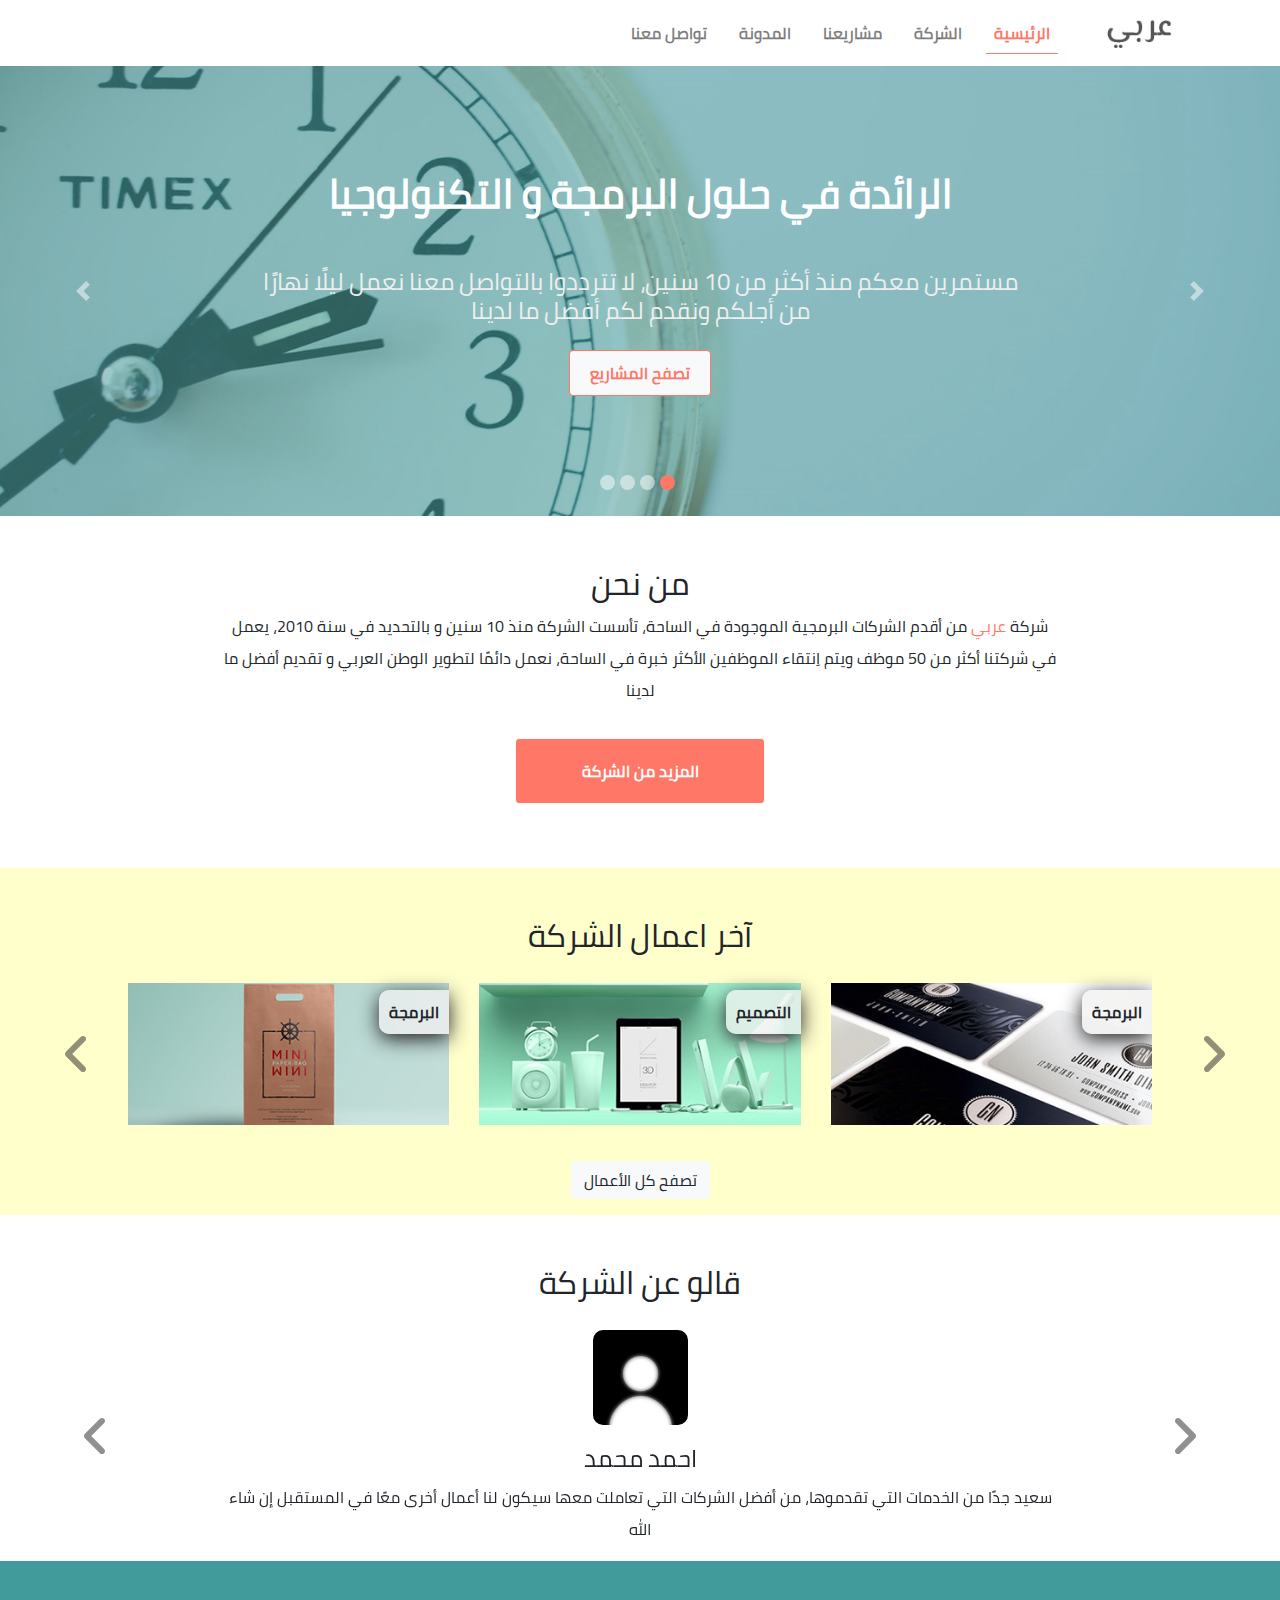
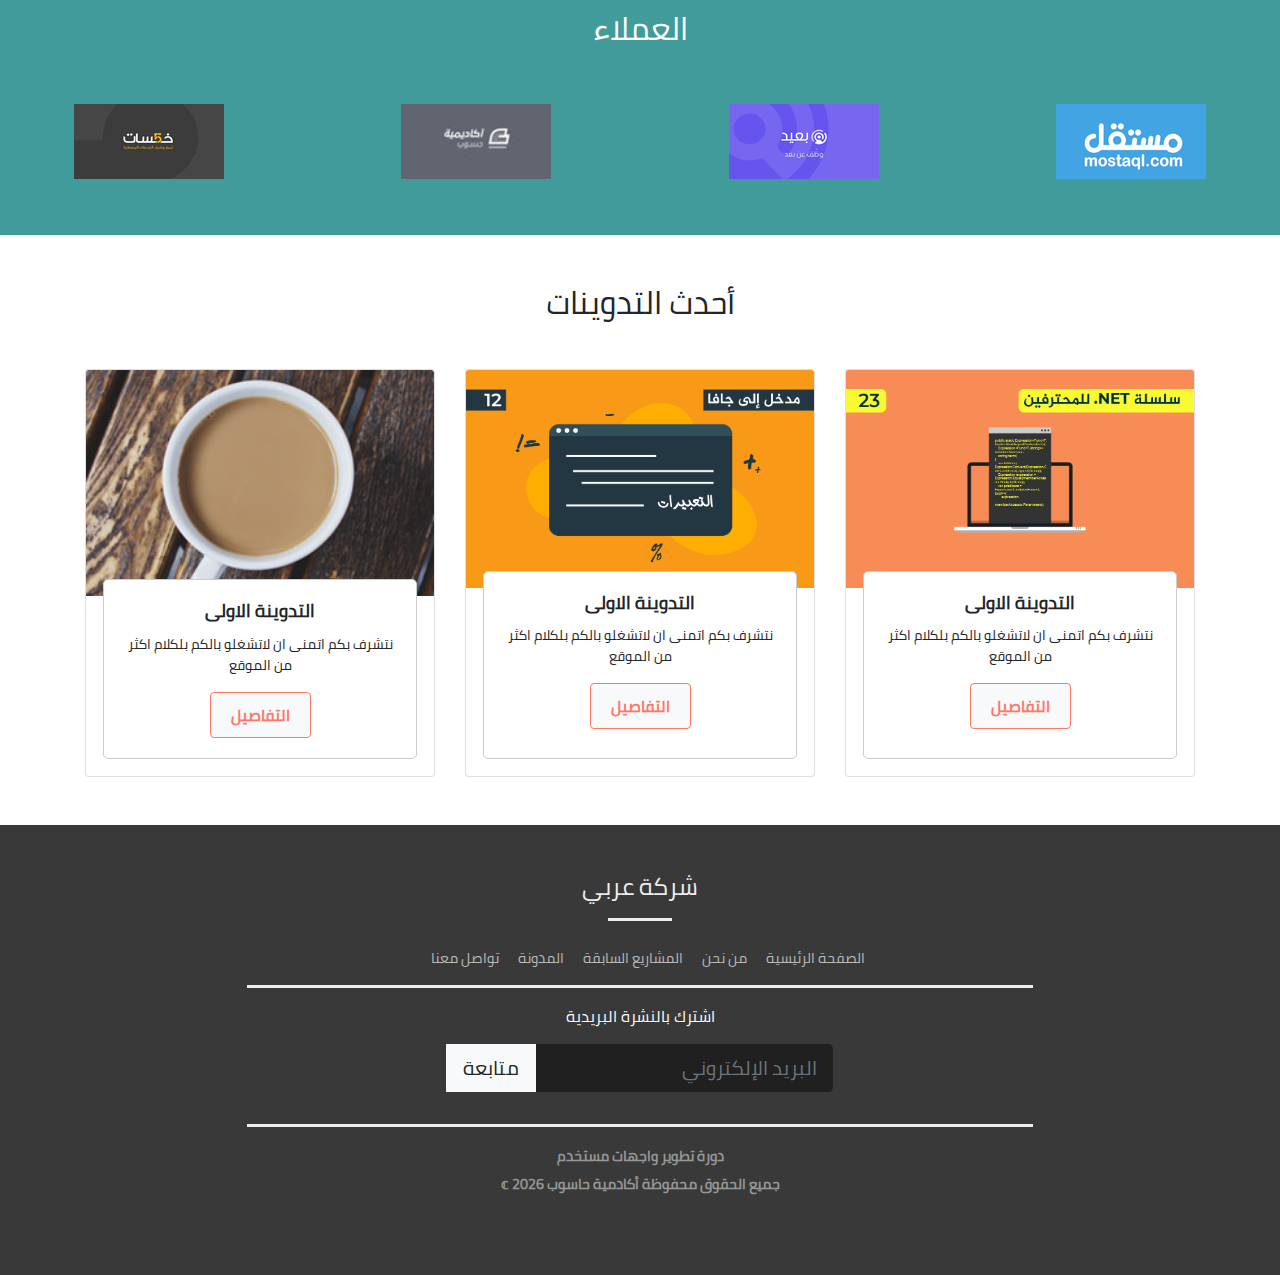
<file: index.html>
<!doctype html><html lang="en"><head><meta charset="UTF-8"><meta http-equiv="X-UA-Compatible" content="IE=edge"><meta name="viewport" content="width=device-width,initial-scale=1"><title>شركة العربي | الرئيسية</title><script defer="defer" src="./js/bundle.js"></script><link href="./main.css" rel="stylesheet"></head><body><div class="container-fluid"><section class="top-menu"><div class="row"><nav class="navbar navbar-expand-lg navbar-light bg-light w-100"><button class="navbar-toggler" type="button" data-toggle="collapse" data-target="#navbarSupportedContent" aria-controls="navbarSupportedContent" aria-expanded="false" aria-label="Toggle navigation"><span class="navbar-toggler-icon"></span></button> <a href="index.html" class="navbar-brand p-0"><img src="./images/logo.png" alt="شركة عربي"></a><div class="collapse navbar-collapse" id="navbarSupportedContent"><ul class="navbar-nav ml-auto"><li class="nav-item active p-2"><a class="nav-link" href="./index.html">الرئيسية</a></li><li class="nav-item p-2"><a class="nav-link" href="./about.html">الشركة</a></li><li class="nav-item p-2"><a class="nav-link" href="./projects.html">مشاريعنا</a></li><li class="nav-item p-2"><a class="nav-link" href="./blog.html">المدونة</a></li><li class="nav-item p-2"><a class="nav-link" href="./contact.html">تواصل معنا</a></li></ul></div></nav></div></section><section class="carousel-top"><div class="row"><div id="carouselExampleCaptions" class="carousel slide" data-ride="carousel"><ol class="carousel-indicators"><li data-target="#carouselExampleCaptions" data-slide-to="0" class="active"></li><li data-target="#carouselExampleCaptions" data-slide-to="1"></li><li data-target="#carouselExampleCaptions" data-slide-to="2"></li><li data-target="#carouselExampleCaptions" data-slide-to="3"></li></ol><div class="carousel-inner"><div class="carousel-item active"><img src="./images/banner1.jpg" class="d-block w-100" alt="error"><div class="carousel-caption d-none d-md-block overlay justify-content-center"><h1>الرائدة في حلول البرمجة و التكنولوجيا</h1><h4>مستمرين معكم منذ أكثر من 10 سنين، لا تترددوا بالتواصل معنا نعمل ليلًا نهارًا من أجلكم ونقدم لكم أفضل ما لدينا</h4><a class="btn btn-light custom-btn my-3" href="projects.html">تصفح المشاريع</a></div></div><div class="carousel-item"><img src="./images/banner2.jpg" class="d-block w-100" alt="error"><div class="carousel-caption d-none d-md-block overlay justify-content-center"><h1>الرائدة في حلول البرمجة و التكنولوجيا</h1><h4>مستمرين معكم منذ أكثر من 10 سنين، لا تترددوا بالتواصل معنا نعمل ليلًا نهارًا من أجلكم ونقدم لكم أفضل ما لدينا</h4><a class="btn btn-light custom-btn my-3" href="./projects.html">تصفح المشاريع</a></div></div><div class="carousel-item"><img src="./images/banner3.jpg" class="d-block w-100" alt="error"><div class="carousel-caption d-none d-md-block overlay justify-content-center"><h1>الرائدة في حلول البرمجة و التكنولوجيا</h1><h4>مستمرين معكم منذ أكثر من 10 سنين، لا تترددوا بالتواصل معنا نعمل ليلًا نهارًا من أجلكم ونقدم لكم أفضل ما لدينا</h4><a class="btn btn-light custom-btn my-3" href="projects.html">تصفح المشاريع</a></div></div><div class="carousel-item"><img src="./images/banner4.jpg" class="d-block w-100" alt="error"><div class="carousel-caption d-none d-md-block overlay justify-content-center"><h1>الرائدة في حلول البرمجة و التكنولوجيا</h1><h4>مستمرين معكم منذ أكثر من 10 سنين، لا تترددوا بالتواصل معنا نعمل ليلًا نهارًا من أجلكم ونقدم لكم أفضل ما لدينا</h4><a class="btn btn-light custom-btn my-3" href="./projects.html">تصفح المشاريع</a></div></div></div><button class="carousel-control-prev" type="button" data-target="#carouselExampleCaptions" data-slide="prev"><span class="carousel-control-prev-icon" aria-hidden="true"></span> <span class="sr-only">Previous</span></button> <button class="carousel-control-next" type="button" data-target="#carouselExampleCaptions" data-slide="next"><span class="carousel-control-next-icon" aria-hidden="true"></span> <span class="sr-only">Next</span></button></div></div></section><section class="who-are-we my-5"><div class="row justify-content-center"><div class="col-8"><div class="text-center"><h2>من نحن</h2><p class="custom-p">شركة <span class="company-name">عربي</span> من أقدم الشركات البرمجية الموجودة في الساحة، تأسست الشركة منذ 10 سنين و بالتحديد في سنة 2010، يعمل في شركتنا أكثر من 50 موظف ويتم اِنتقاء الموظفين الأكثر خبرة في الساحة، نعمل دائمًا لتطوير الوطن العربي و تقديم أفضل ما لدينا</p><a href="./about.html" class="btn btn-light custom-btn-main my-3">المزيد من الشركة</a></div></div></div></section><section class="latest-projects"><div class="row"><div class="col-12"><h2 class="text-center mt-5">آخر اعمال الشركة</h2></div></div><div id="latest-company-projects" class="carousel slide mx-auto" data-ride="carousel"><div class="carousel-inner"><div class="carousel-item active"><div class="row"><div class="col-12 col-lg-4 d-flex justify-content-center"><div class="them"><div class="project-category">البرمجة</div><div class="caption2"><h5>برمجة التطبيقات</h5><p class="project-details">برمجة تطبيق باستخدام Android Studio يعمل التطبيق على جميع إصدارات أجهزة الأندرويد</p><a href="project-details.html" class="btn btn-light custom-btn">تصفح المشروع</a></div><img class="img-fluid h-100" src="./images/our-works-1.jpg" alt="آخر اعمال الشركة"></div></div><div class="col-12 col-lg-4 d-flex justify-content-center"><div class="them"><div class="project-category">التصميم</div><div class="caption2"><h5>تصميم المواقع</h5><p class="project-details">تصميم شكل موقع متجر إلكتروني، التصميم متكامل لجميع أحجام الشاشات</p><a href="./project-details.html" class="btn btn-light custom-btn">تصفح المشروع</a></div><img class="img-fluid h-100" src="./images/our-works-2.jpg" alt="آخر اعمال الشركة"></div></div><div class="col-12 col-lg-4 d-flex justify-content-center"><div class="them"><div class="project-category">البرمجة</div><div class="caption2"><h5>برمجة المواقع</h5><p class="project-details">برمجة موقع متجر إلكتروني لبيع الألبسة، يعمل الموقع على جميع أحجام الشاشات</p><a href="./project-details.html" class="btn btn-light custom-btn">تصفح المشروع</a></div><img class="img-fluid h-100" src="./images/our-works-3.jpg" alt="آخر اعمال الشركة"></div></div></div></div><div class="carousel-item"><div class="row"><div class="col-12 col-lg-4 d-flex justify-content-center"><div class="them"><div class="project-category">البرمجة</div><div class="caption2"><h5>برمجة التطبيقات</h5><p class="project-details">برمجة تطبيق باستخدام Android Studio يعمل التطبيق على جميع إصدارات أجهزة الأندرويد</p><a href="./project-details.html" class="btn btn-light custom-btn">تصفح المشروع</a></div><img class="img-fluid h-100" src="./images/our-works-4.jpg" alt="آخر اعمال الشركة"></div></div><div class="col-12 col-lg-4 d-flex justify-content-center"><div class="them"><div class="project-category">التصميم</div><div class="caption2"><h5>تصميم المواقع</h5><p class="project-details">تصميم شكل موقع متجر إلكتروني، التصميم متكامل لجميع أحجام الشاشات</p><a href="./project-details.html" class="btn btn-light custom-btn">تصفح المشروع</a></div><img class="img-fluid h-100" src="./images/our-works-5.jpg" alt="آخر اعمال الشركة"></div></div><div class="col-12 col-lg-4 d-flex justify-content-center"><div class="them"><div class="project-category">البرمجة</div><div class="caption2"><h5>برمجة المواقع</h5><p class="project-details">برمجة موقع متجر إلكتروني لبيع الألبسة، يعمل الموقع على جميع أحجام الشاشات</p><a href="./project-details.html" class="btn btn-light custom-btn">تصفح المشروع</a></div><img class="img-fluid h-100" src="./images/our-works-6.jpg" alt="آخر اعمال الشركة"></div></div></div></div><div class="carousel-item"><div class="row"><div class="col-12 col-lg-4 d-flex justify-content-center"><div class="them"><div class="project-category">البرمجة</div><div class="caption2"><h5>برمجة التطبيقات</h5><p class="project-details">برمجة تطبيق باستخدام Android Studio يعمل التطبيق على جميع إصدارات أجهزة الأندرويد</p><a href="./project-details.html" class="btn btn-light custom-btn">تصفح المشروع</a></div><img class="img-fluid h-100" src="./images/our-works-2.jpg" alt="آخر اعمال الشركة"></div></div><div class="col-12 col-lg-4 d-flex justify-content-center"><div class="them"><div class="project-category">التصميم</div><div class="caption2"><h5>تصميم المواقع</h5><p class="project-details">تصميم شكل موقع متجر إلكتروني، التصميم متكامل لجميع أحجام الشاشات</p><a href="./project-details.html" class="btn btn-light custom-btn">تصفح المشروع</a></div><img class="img-fluid h-100" src="./images/our-works-3.jpg" alt="آخر اعمال الشركة"></div></div><div class="col-12 col-lg-4 d-flex justify-content-center"><div class="them"><div class="project-category">البرمجة</div><div class="caption2"><h5>برمجة المواقع</h5><p class="project-details">برمجة موقع متجر إلكتروني لبيع الألبسة، يعمل الموقع على جميع أحجام الشاشات</p><a href="./project-details.html" class="btn btn-light custom-btn">تصفح المشروع</a></div><img class="img-fluid h-200" src="./images/our-works-1.jpg" alt="آخر اعمال الشركة"></div></div></div></div></div><button class="carousel-control-prev" type="button" data-target="#latest-company-projects" data-slide="prev"><i class="fas fa-angle-right fa-3x"></i></button> <button class="carousel-control-next" type="button" data-target="#latest-company-projects" data-slide="next"><i class="fas fa-angle-left fa-3x"></i></button></div><div class="text-center"><a href="./projects.html" class="btn btn-light custom-btn-main my-3">تصفح كل الأعمال</a></div></section><section class="said-abot-company"><h2 class="mt-5 text-center">قالو عن الشركة</h2><div id="said-about-company-carousel" class="carousel slide" data-ride="carousel"><div class="carousel-inner"><div class="carousel-item active"><div class="row justify-content-center"><div class="col-8"><div class="text-center"><img class="custom-img" src="./images/tem1 (1).jpg" alt="error"><h4>احمد محمد</h4><p class="custom-paragraph">سعيد جدًا من الخدمات التي تقدموها، من أفضل الشركات التي تعاملت معها سيكون لنا أعمال أخرى معًا في المستقبل إن شاء الله</p></div></div></div></div><div class="carousel-item"><div class="row justify-content-center"><div class="col-8"><div class="text-center"><img class="custom-img" src="./images/tem1 (1).jpg" alt="error"><h4>محمد هاني</h4><p class="custom-paragraph">ما لفت انتباهي في هذه الشركة و أحببته كثيرًا هو الرقي في التعامل و احتراف العمل حيث أنّ جميع العاملين في هذه الشركة يتقنون أعمالهم بشكلٍ كبير</p></div></div></div></div><div class="carousel-item"><div class="row justify-content-center"><div class="col-8"><div class="text-center"><img class="custom-img" src="./images/tem1 (3).jpg" alt="error"><h4>فتحي</h4><p class="custom-paragraph">من أفضل الشركات التي تعاملت معها، كان هناك سرعة و دقة بالإنجاز بالإضافة إلى التجاوب الكبير و تنفيذ أي تعديلات أو طلبات كنت أطلبها منهم</p></div></div></div></div></div><button class="carousel-control-prev" type="button" data-target="#said-about-company-carousel" data-slide="prev"><i class="fas fa-angle-right fa-3x"></i></button> <button class="carousel-control-next" type="button" data-target="#said-about-company-carousel" data-slide="next"><i class="fas fa-angle-left fa-3x"></i></button></div></section><section class="clients py-5"><h2 class="pb-5 text-center text-white">العملاء</h2><div class="clinent-logos"><div class="row"><div class="col-12 col-sm-6 col-lg-3 d-flex justify-content-center"><a href="https://mostaql.com/" class="mb-2"><img src="./images/mostaql.png" alt="mostaql"></a></div><div class="col-12 col-sm-6 col-lg-3 d-flex justify-content-center"><a href="https://baaeed.com/" class="mb-2"><img src="./images/baaeed.png" alt="baaeed"></a></div><div class="col-12 col-sm-6 col-lg-3 d-flex justify-content-center"><a href="https://academy.hsoub.com/" class="mb-2"><img src="./images/academy-hsoub.jpg" alt="mostaql"></a></div><div class="col-12 col-sm-6 col-lg-3 d-flex justify-content-center"><a href="https://khamsat.com/" class="mb-2"><img src="./images/khamsat.png" alt="mostaql"></a></div></div></div></section><section class="latest-posts"><div class="container"><div class="text-center my-5"><h2>أحدث التدوينات</h2></div><div class="row"><div class="col-md-4 d-flex justify-content-center"><div class="card mb-5" style="width:23rem"><img src="./images/blog1.png" class="card-img-top" alt="b-1"><div class="card-body text-center"><h5 class="card-title">التدوينة الاولى</h5><p class="card-text project-details">نتشرف بكم اتمنى ان لاتشغلو بالكم بلكلام اكثر من الموقع</p><a href="./blog-details.html" class="btn btn-light custom-btn tex">التفاصيل</a></div></div></div><div class="col-md-4 d-flex justify-content-center"><div class="card mb-5" style="width:23rem"><img src="./images/blog2.png" class="card-img-top" alt="b-2"><div class="card-body text-center"><h5 class="card-title">التدوينة الاولى</h5><p class="card-text project-details">نتشرف بكم اتمنى ان لاتشغلو بالكم بلكلام اكثر من الموقع</p><a href="./blog-details.html" class="btn btn-light custom-btn tex">التفاصيل</a></div></div></div><div class="col-md-4 d-flex justify-content-center"><div class="card mb-5" style="width:23rem"><img src="./images/blog3.jpg" class="card-img-top" alt="b-3"><div class="card-body text-center"><h5 class="card-title">التدوينة الاولى</h5><p class="card-text project-details">نتشرف بكم اتمنى ان لاتشغلو بالكم بلكلام اكثر من الموقع</p><a href="./blog-details.html" class="btn btn-light custom-btn tex">التفاصيل</a></div></div></div></div></div></section><footer><div class="row"><div class="col-12 text-center"><h2 class="mt-5">شركة عربي</h2><hr class="line1"></div><div id="footer-nav-links" class="col-12 text-center mt-2"><a href=".">الصفحة الرئيسية</a> <a href="./about.html">من نحن</a> <a href="./projects.html">المشاريع السابقة</a> <a href="./blog.html">المدونة</a> <a href="./contact.html">تواصل معنا</a></div><hr class="line2"><div class="col-12 text-center"><label class="custom-heading text-white mb-3">اشترك بالنشرة البريدية</label><form class="form form-inline justify-content-center"><div class="input-group input-group-lg mb-3"><input class="form-control" placeholder="البريد الإلكتروني" aria-label="Example text with button addon" aria-describedby="button-addon1"><div class="input-group-prepend"><button class="btn btn-light" type="button" id="button-addon1">متابعة</button></div></div></form></div><hr class="line2"><div class="col-12 text-center"><a class="copyright-link copyright" href="">دورة تطوير واجهات مستخدم</a><h5 class="copyright mt-2">جميع الحقوق محفوظة أكادمية حاسوب <span id="date"></span> &copf;</h5></div></div></footer></div></body></html>
</file>
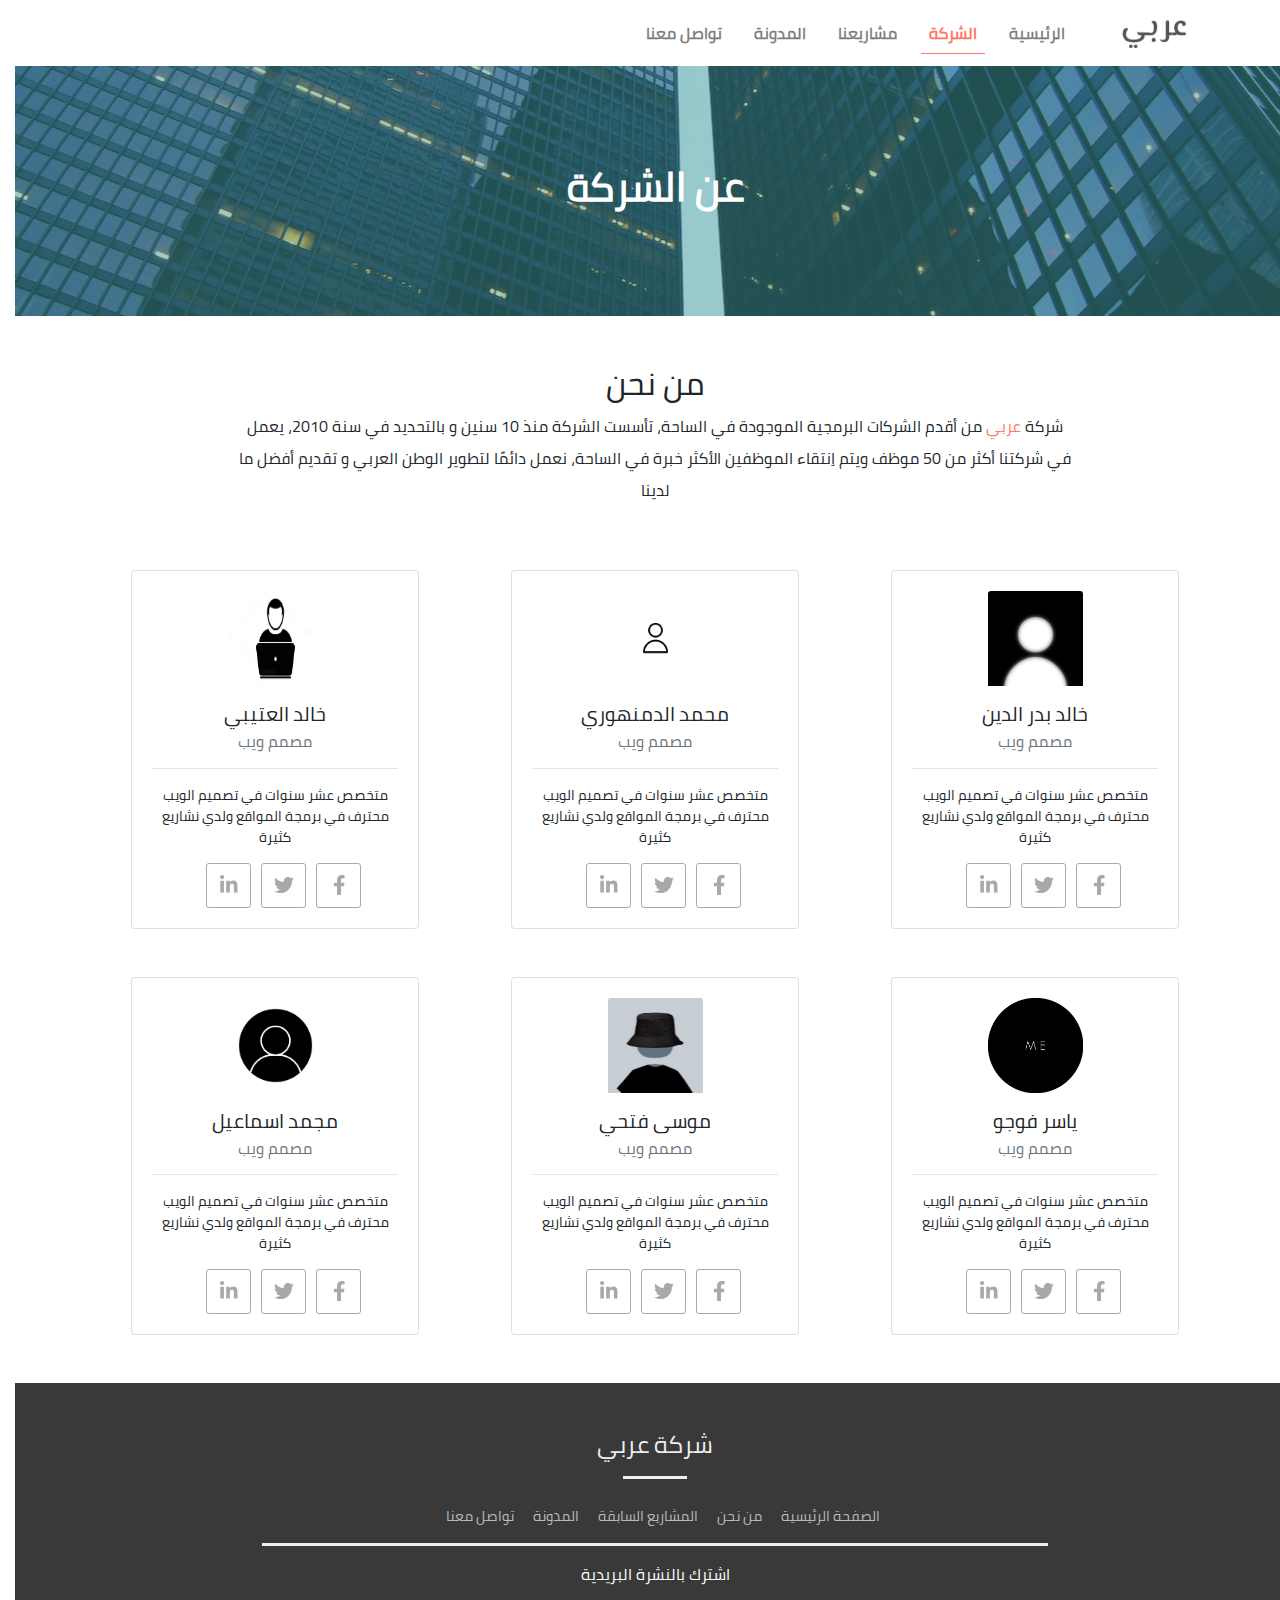
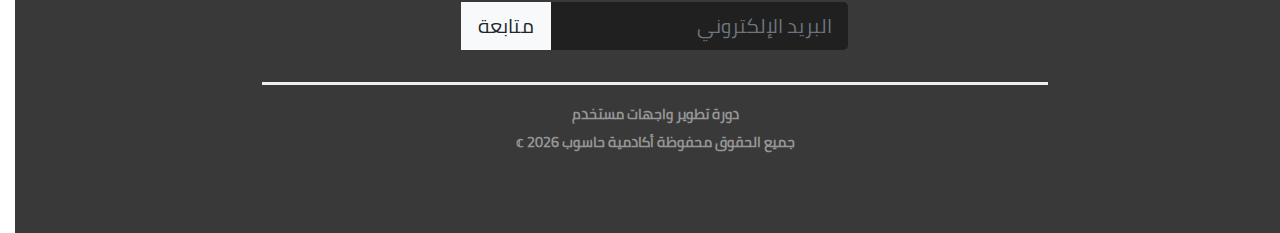
<file: about.html>
<!doctype html><html lang="en"><head><meta charset="UTF-8"><meta http-equiv="X-UA-Compatible" content="IE=edge"><meta name="viewport" content="width=device-width,initial-scale=1"><title>شركة العربي | عن الشركة</title><script defer="defer" src="./js/bundle.js"></script><link href="./main.css" rel="stylesheet"></head><body><div class="container-fluid"><section class="top-menu"><div class="row"><nav class="navbar navbar-expand-lg navbar-light bg-light w-100"><button class="navbar-toggler" type="button" data-toggle="collapse" data-target="#navbarSupportedContent" aria-controls="navbarSupportedContent" aria-expanded="false" aria-label="Toggle navigation"><span class="navbar-toggler-icon"></span></button> <a href="index.html" class="navbar-brand p-0"><img src="/images/logo.png" alt="شركة عربي"></a><div class="collapse navbar-collapse" id="navbarSupportedContent"><ul class="navbar-nav ml-auto"><li class="nav-item p-2"><a class="nav-link" href="/index.html">الرئيسية</a></li><li class="nav-item p-2"><a class="nav-link" href="/about.html">الشركة</a></li><li class="nav-item p-2"><a class="nav-link" href="/projects.html">مشاريعنا</a></li><li class="nav-item p-2"><a class="nav-link" href="/blog.html">المدونة</a></li><li class="nav-item p-2"><a class="nav-link" href="/contact.html">تواصل معنا</a></li></ul></div></nav></div></section><section class="banner about-banner"><div class="row"><div class="col-12"><div id="banner-img"><div class="overlay"><h1 class="title1">عن الشركة</h1></div></div></div></div></section><section class="who-are-we my-5"><div class="row justify-content-center"><div class="col-8"><div class="text-center"><h2>من نحن</h2><p class="custom-p">شركة <span class="company-name">عربي</span> من أقدم الشركات البرمجية الموجودة في الساحة، تأسست الشركة منذ 10 سنين و بالتحديد في سنة 2010، يعمل في شركتنا أكثر من 50 موظف ويتم اِنتقاء الموظفين الأكثر خبرة في الساحة، نعمل دائمًا لتطوير الوطن العربي و تقديم أفضل ما لدينا</p></div></div></div></section><div class="our-team"><div class="container"><div class="row mt-5"><div class="col-md-6 col-lg-4 d-flex justify-content-center"><div class="card text-center mb-5" style="width:18rem"><div class="card-body"><img src="/images/tem1 (1).jpg" class="card-img-top img-team" alt="..."><h5 class="card-title mt-3">خالد بدر الدين</h5><h6 class="card-subtitle mb-2 text-muted">مصمم ويب</h6><hr class="our-team-line"><p class="card-text">متخصص عشر سنوات في تصميم الويب محترف في برمجة المواقع ولدي نشاريع كثيرة</p><div class="social-about"><a class="linkedin-social one-social" href="#"><i class="fab fa-linkedin-in fa-lg"></i></a> <a class="twitter-social one-social" href="#"><i class="fab fa-twitter fa-lg"></i></a> <a class="facebook-social one-social" href="#"><i class="fab fa-facebook-f fa-lg"></i></a></div></div></div></div><div class="col-md-6 col-lg-4 d-flex justify-content-center"><div class="card text-center mb-5" style="width:18rem"><div class="card-body"><img src="/images/tem1 (1).png" class="card-img-top img-team" alt="..."><h5 class="card-title mt-3">محمد الدمنهوري</h5><h6 class="card-subtitle mb-2 text-muted">مصمم ويب</h6><hr class="our-team-line"><p class="card-text">متخصص عشر سنوات في تصميم الويب محترف في برمجة المواقع ولدي نشاريع كثيرة</p><div class="social-about"><a class="linkedin-social one-social" href="#"><i class="fab fa-linkedin-in fa-lg"></i></a> <a class="twitter-social one-social" href="#"><i class="fab fa-twitter fa-lg"></i></a> <a class="facebook-social one-social" href="#"><i class="fab fa-facebook-f fa-lg"></i></a></div></div></div></div><div class="col-md-6 col-lg-4 d-flex justify-content-center"><div class="card text-center mb-5" style="width:18rem"><div class="card-body"><img src="/images/tem1 (5).jpg" class="card-img-top img-team" alt="..."><h5 class="card-title mt-3">خالد العتيبي</h5><h6 class="card-subtitle mb-2 text-muted">مصمم ويب</h6><hr class="our-team-line"><p class="card-text">متخصص عشر سنوات في تصميم الويب محترف في برمجة المواقع ولدي نشاريع كثيرة</p><div class="social-about"><a class="linkedin-social one-social" href="#"><i class="fab fa-linkedin-in fa-lg"></i></a> <a class="twitter-social one-social" href="#"><i class="fab fa-twitter fa-lg"></i></a> <a class="facebook-social one-social" href="#"><i class="fab fa-facebook-f fa-lg"></i></a></div></div></div></div><div class="col-md-6 col-lg-4 d-flex justify-content-center"><div class="card text-center mb-5" style="width:18rem"><div class="card-body"><img src="/images/tem1 (2).jpg" class="card-img-top img-team" alt="..."><h5 class="card-title mt-3">ياسر فوجو</h5><h6 class="card-subtitle mb-2 text-muted">مصمم ويب</h6><hr class="our-team-line"><p class="card-text">متخصص عشر سنوات في تصميم الويب محترف في برمجة المواقع ولدي نشاريع كثيرة</p><div class="social-about"><a class="linkedin-social one-social" href="#"><i class="fab fa-linkedin-in fa-lg"></i></a> <a class="twitter-social one-social" href="#"><i class="fab fa-twitter fa-lg"></i></a> <a class="facebook-social one-social" href="#"><i class="fab fa-facebook-f fa-lg"></i></a></div></div></div></div><div class="col-md-6 col-lg-4 d-flex justify-content-center"><div class="card text-center mb-5" style="width:18rem"><div class="card-body"><img src="/images/tem1 (3).jpg" class="card-img-top img-team" alt="..."><h5 class="card-title mt-3">موسى فتحي</h5><h6 class="card-subtitle mb-2 text-muted">مصمم ويب</h6><hr class="our-team-line"><p class="card-text">متخصص عشر سنوات في تصميم الويب محترف في برمجة المواقع ولدي نشاريع كثيرة</p><div class="social-about"><a class="linkedin-social one-social" href="#"><i class="fab fa-linkedin-in fa-lg"></i></a> <a class="twitter-social one-social" href="#"><i class="fab fa-twitter fa-lg"></i></a> <a class="facebook-social one-social" href="#"><i class="fab fa-facebook-f fa-lg"></i></a></div></div></div></div><div class="col-md-6 col-lg-4 d-flex justify-content-center"><div class="card text-center mb-5" style="width:18rem"><div class="card-body"><img src="/images/tem1 (4).jpg" class="card-img-top img-team" alt="..."><h5 class="card-title mt-3">مجمد اسماعيل</h5><h6 class="card-subtitle mb-2 text-muted">مصمم ويب</h6><hr class="our-team-line"><p class="card-text">متخصص عشر سنوات في تصميم الويب محترف في برمجة المواقع ولدي نشاريع كثيرة</p><div class="social-about"><a class="linkedin-social one-social" href="#"><i class="fab fa-linkedin-in fa-lg"></i></a> <a class="twitter-social one-social" href="#"><i class="fab fa-twitter fa-lg"></i></a> <a class="facebook-social one-social" href="#"><i class="fab fa-facebook-f fa-lg"></i></a></div></div></div></div></div></div></div></div><footer><div class="row"><div class="col-12 text-center"><h2 class="mt-5">شركة عربي</h2><hr class="line1"></div><div id="footer-nav-links" class="col-12 text-center mt-2"><a href=".">الصفحة الرئيسية</a> <a href="about.html">من نحن</a> <a href="projects.html">المشاريع السابقة</a> <a href="blog.html">المدونة</a> <a href="contact.html">تواصل معنا</a></div><hr class="line2"><div class="col-12 text-center"><label class="custom-heading text-white mb-3">اشترك بالنشرة البريدية</label><form class="form form-inline justify-content-center"><div class="input-group input-group-lg mb-3"><input class="form-control" placeholder="البريد الإلكتروني" aria-label="Example text with button addon" aria-describedby="button-addon1"><div class="input-group-prepend"><button class="btn btn-light" type="button" id="button-addon1">متابعة</button></div></div></form></div><hr class="line2"><div class="col-12 text-center"><a class="copyright-link copyright" href="">دورة تطوير واجهات مستخدم</a><h5 class="copyright mt-2">جميع الحقوق محفوظة أكادمية حاسوب <span id="date"></span> &copf;</h5></div></div></footer></body></html>
</file>
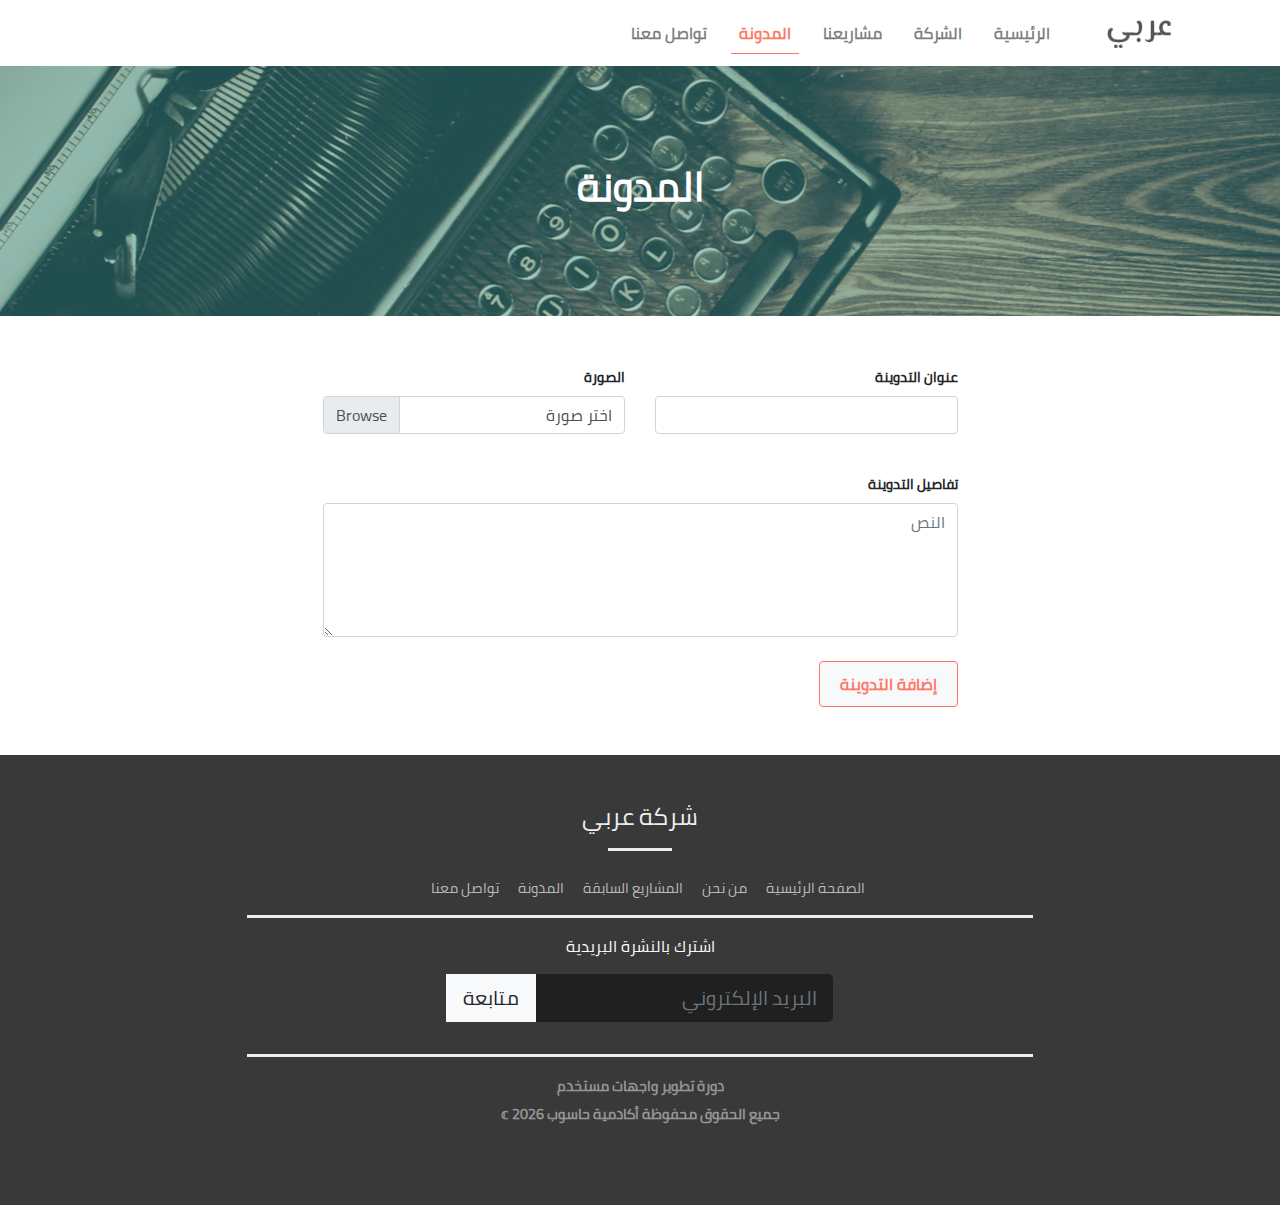
<file: add.blog.html>
<!doctype html><html lang="en"><head><meta charset="UTF-8"><meta http-equiv="X-UA-Compatible" content="IE=edge"><meta name="viewport" content="width=device-width,initial-scale=1"><title>شركة العربي | إضافة تدوينة</title><script defer="defer" src="./js/bundle.js"></script><link href="./main.css" rel="stylesheet"></head><body><div class="container-fluid"><section class="top-menu"><div class="row"><nav class="navbar navbar-expand-lg navbar-light bg-light w-100"><button class="navbar-toggler" type="button" data-toggle="collapse" data-target="#navbarSupportedContent" aria-controls="navbarSupportedContent" aria-expanded="false" aria-label="Toggle navigation"><span class="navbar-toggler-icon"></span></button> <a href="index.html" class="navbar-brand p-0"><img src="./images/logo.png" alt="شركة عربي"></a><div class="collapse navbar-collapse" id="navbarSupportedContent"><ul class="navbar-nav ml-auto"><li class="nav-item p-2"><a class="nav-link" href="/index.html">الرئيسية</a></li><li class="nav-item p-2"><a class="nav-link" href="/about.html">الشركة</a></li><li class="nav-item p-2"><a class="nav-link" href="/projects.html">مشاريعنا</a></li><li class="nav-item p-2"><a class="nav-link" href="/blog.html">المدونة</a></li><li class="nav-item p-2"><a class="nav-link" href="/contact.html">تواصل معنا</a></li></ul></div></nav></div></section><section class="banner banner-blog"><div class="row"><div class="col-12"><div id="banner-img"><div class="overlay"><h1 class="title1">المدونة</h1></div></div></div></div></section><section class="add-blog mt-4 mb-5"><div class="container"><div class="row justify-content-center"><div class="col-12 col-lg-7"><form><div class="row mt-4"><div class="col-md-6"><label>عنوان التدوينة</label> <input class="form-control mb-3"></div><div class="col-md-6"><label>الصورة</label><div class="custom-file"><input type="file" class="custom-file-input" id="customFile"> <label class="custom-file-label" for="customFile">اختر صورة</label></div></div></div><div class="row"><div class="col"><label class="mt-4">تفاصيل التدوينة</label> <textarea name="message" required placeholder="النص" cols="30" rows="5" class="form-control"></textarea></div></div><button type="submit" class="btn btn-light custom-btn mt-4">إضافة التدوينة</button></form></div></div></div></section><footer><div class="row"><div class="col-12 text-center"><h2 class="mt-5">شركة عربي</h2><hr class="line1"></div><div id="footer-nav-links" class="col-12 text-center mt-2"><a href=".">الصفحة الرئيسية</a> <a href="about.html">من نحن</a> <a href="projects.html">المشاريع السابقة</a> <a href="blog.html">المدونة</a> <a href="contact.html">تواصل معنا</a></div><hr class="line2"><div class="col-12 text-center"><label class="custom-heading text-white mb-3">اشترك بالنشرة البريدية</label><form class="form form-inline justify-content-center"><div class="input-group input-group-lg mb-3"><input class="form-control" placeholder="البريد الإلكتروني" aria-label="Example text with button addon" aria-describedby="button-addon1"><div class="input-group-prepend"><button class="btn btn-light" type="button" id="button-addon1">متابعة</button></div></div></form></div><hr class="line2"><div class="col-12 text-center"><a class="copyright-link copyright" href="">دورة تطوير واجهات مستخدم</a><h5 class="copyright mt-2">جميع الحقوق محفوظة أكادمية حاسوب <span id="date"></span> &copf;</h5></div></div></footer></div></body></html>
</file>
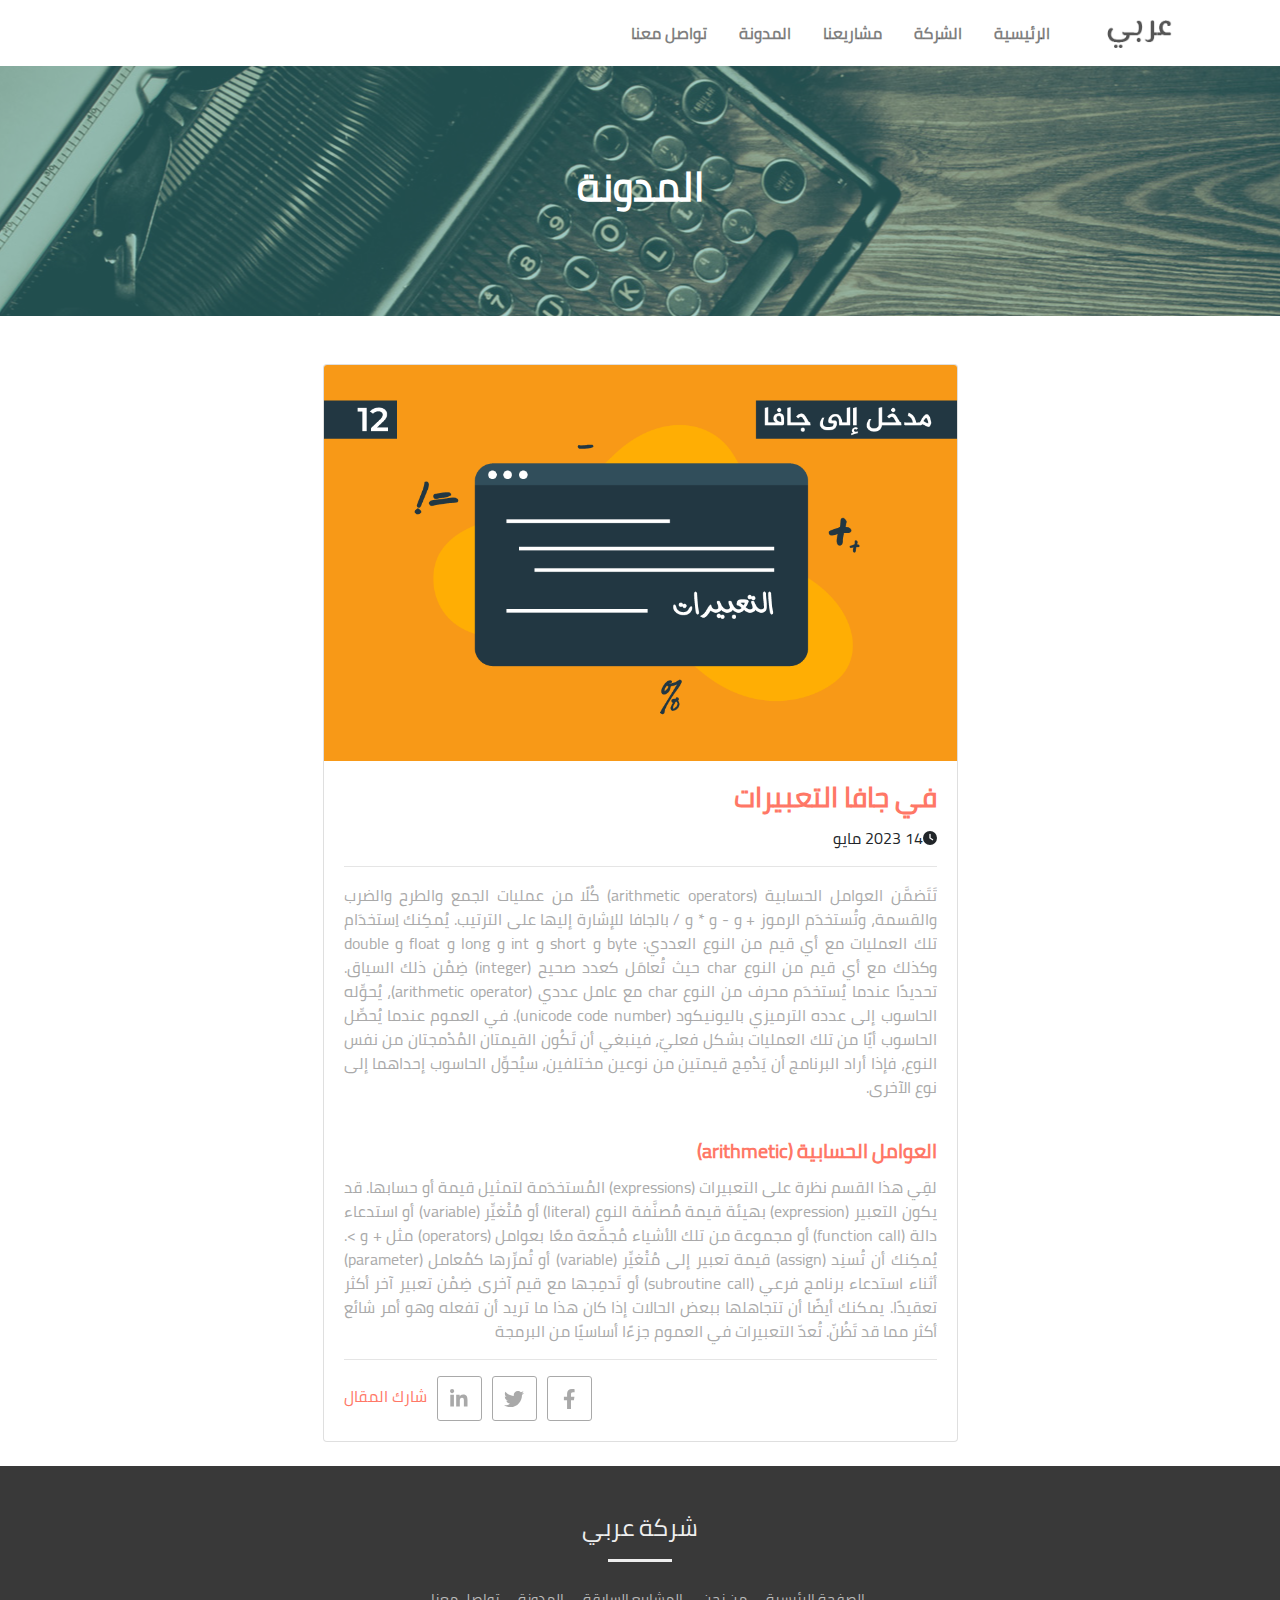
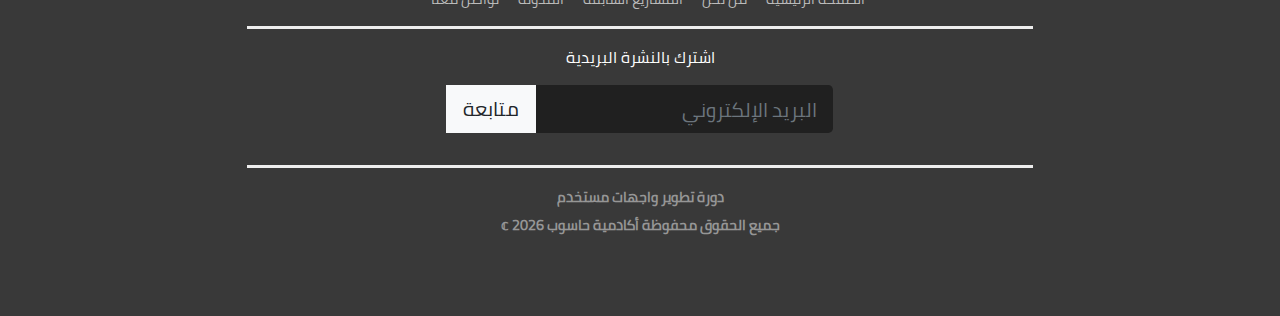
<file: blog-details.html>
<!doctype html><html lang="en"><head><meta charset="UTF-8"><meta http-equiv="X-UA-Compatible" content="IE=edge"><meta name="viewport" content="width=device-width,initial-scale=1"><title>شركة العربي | المدونة</title><script defer="defer" src="./js/bundle.js"></script><link href="./main.css" rel="stylesheet"></head><body><div class="container-fluid"><section class="top-menu"><div class="row"><nav class="navbar navbar-expand-lg navbar-light bg-light w-100"><button class="navbar-toggler" type="button" data-toggle="collapse" data-target="#navbarSupportedContent" aria-controls="navbarSupportedContent" aria-expanded="false" aria-label="Toggle navigation"><span class="navbar-toggler-icon"></span></button> <a href="index.html" class="navbar-brand p-0"><img src="./images/logo.png" alt="شركة عربي"></a><div class="collapse navbar-collapse" id="navbarSupportedContent"><ul class="navbar-nav ml-auto"><li class="nav-item p-2"><a class="nav-link" href="index.html">الرئيسية</a></li><li class="nav-item p-2"><a class="nav-link" href="about.html">الشركة</a></li><li class="nav-item p-2"><a class="nav-link" href="projects.html">مشاريعنا</a></li><li class="nav-item p-2"><a class="nav-link" href="blog.html">المدونة</a></li><li class="nav-item p-2"><a class="nav-link" href="contact.html">تواصل معنا</a></li></ul></div></nav></div></section><section class="banner banner-blog"><div class="row"><div class="col-12"><div id="banner-img"><div class="overlay"><h1 class="title1">المدونة</h1></div></div></div></div></section><section class="posts-details mt-5 mb-4"><div class="container"><div class="row justify-content-center"><div class="col-md-7"><div class="card"><img src="./images/blog2.png" class="card-img-top" alt="erorre"><div class="card-body"><h3 class="card-title">في جافا التعبيرات</h3><span><i class="fas fa-clock fa-sm"></i>14 2023 مايو</span><hr><p class="card-text text-justify">تَتَضمَّن العوامل الحسابية (arithmetic operators) كُلًا من عمليات الجمع والطرح والضرب والقسمة، وتُستخدَم الرموز + و - و * و / بالجافا للإشارة إليها على الترتيب. يُمكِنك اِستخدَام تلك العمليات مع أي قيم من النوع العددي: byte و short و int و long و float و double وكذلك مع أي قيم من النوع char حيث تُعامَل كعدد صحيح (integer) ضِمْن ذلك السياق. تحديدًا عندما يُستخدَم محرف من النوع char مع عامل عددي (arithmetic operator)، يُحوِّله الحاسوب إلى عدده الترميزي باليونيكود (unicode code number). في العموم عندما يُحصِّل الحاسوب أيًا من تلك العمليات بشكل فعليّ، فينبغي أن تَكُون القيمتان المُدْمجتان من نفس النوع، فإذا أراد البرنامج أن يَدْمِج قيمتين من نوعين مختلفين، سيُحوِّل الحاسوب إحداهما إلى نوع الآخرى.</p></div><div class="card-body"><h5 class="card-title">العوامل الحسابية (arithmetic)</h5><p class="card-text text-justify">لقِي هذا القسم نظرة على التعبيرات (expressions) المُستخدَمة لتمثيل قيمة أو حسابها. قد يكون التعبير (expression) بهيئة قيمة مُصنَّفة النوع (literal) أو مُتْغيِّر (variable) أو استدعاء دالة (function call) أو مجموعة من تلك الأشياء مُجمَّعة معًا بعوامل (operators) مثل + و >. يُمكِنك أن تُسنِد (assign) قيمة تعبير إلى مُتْغيِّر (variable) أو تُمرِّرها كمُعامل (parameter) أثناء استدعاء برنامج فرعي (subroutine call) أو تَدمِجها مع قيم آخرى ضِمْن تعبير آخر أكثر تعقيدًا. يمكنك أيضًا أن تتجاهلها ببعض الحالات إذا كان هذا ما تريد أن تفعله وهو أمر شائع أكثر مما قد تَظُنّ. تُعدّ التعبيرات في العموم جزءًا أساسيًا من البرمجة</p><hr><div><span class="float-left mt-2 post-share">شارك المقال</span> <a class="linkedin-social one-social" href="#"><i class="fab fa-linkedin-in fa-lg"></i></a> <a class="twitter-social one-social" href="#"><i class="fab fa-twitter fa-lg"></i></a> <a class="facebook-social one-social" href="#"><i class="fab fa-facebook-f fa-lg"></i></a></div></div></div></div></div></div></section><footer><div class="row"><div class="col-12 text-center"><h2 class="mt-5">شركة عربي</h2><hr class="line1"></div><div id="footer-nav-links" class="col-12 text-center mt-2"><a href=".">الصفحة الرئيسية</a> <a href="about.html">من نحن</a> <a href="projects.html">المشاريع السابقة</a> <a href="blog.html">المدونة</a> <a href="contact.html">تواصل معنا</a></div><hr class="line2"><div class="col-12 text-center"><label class="custom-heading text-white mb-3">اشترك بالنشرة البريدية</label><form class="form form-inline justify-content-center"><div class="input-group input-group-lg mb-3"><input class="form-control" placeholder="البريد الإلكتروني" aria-label="Example text with button addon" aria-describedby="button-addon1"><div class="input-group-prepend"><button class="btn btn-light" type="button" id="button-addon1">متابعة</button></div></div></form></div><hr class="line2"><div class="col-12 text-center"><a class="copyright-link copyright" href="">دورة تطوير واجهات مستخدم</a><h5 class="copyright mt-2">جميع الحقوق محفوظة أكادمية حاسوب <span id="date"></span> &copf;</h5></div></div></footer></div></body></html>
</file>
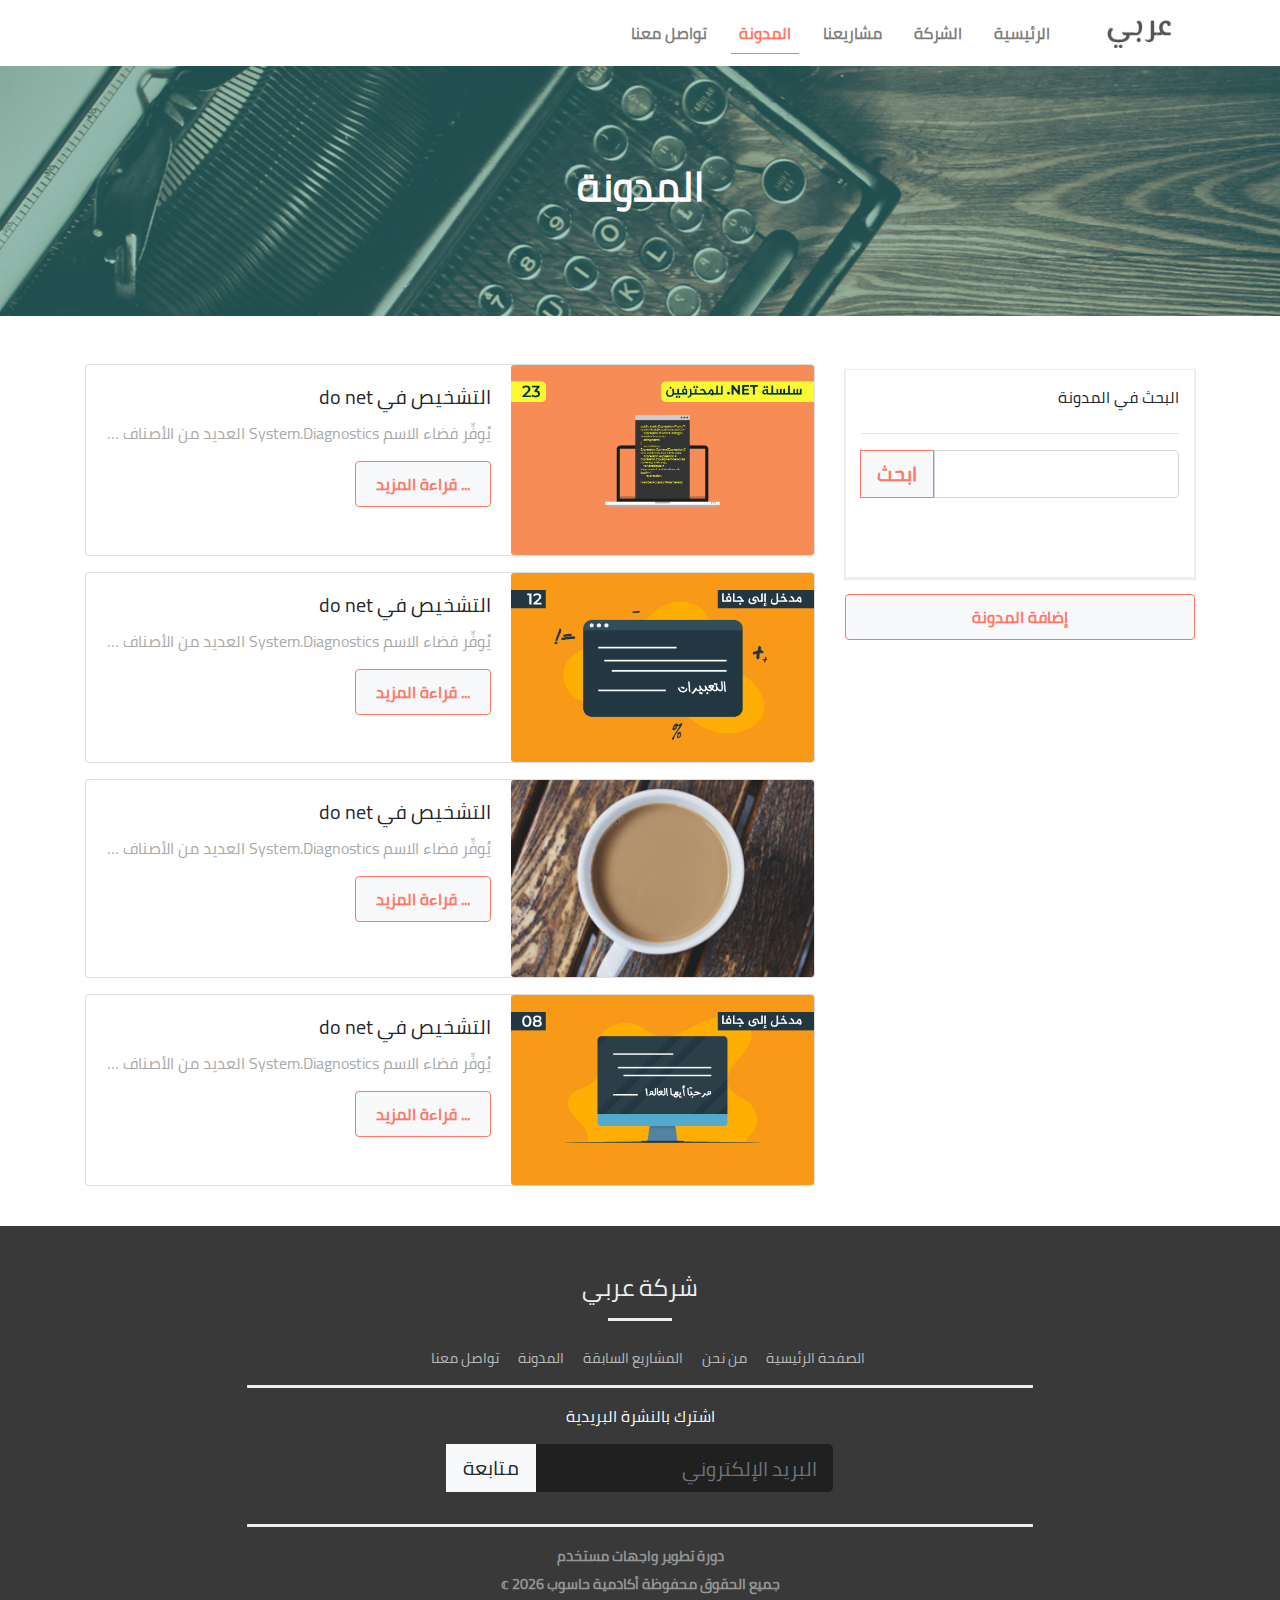
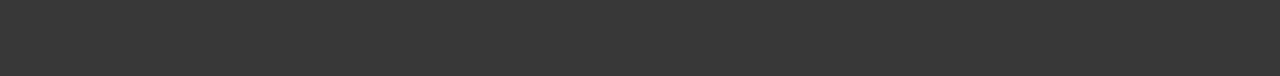
<file: blog.html>
<!doctype html><html lang="en"><head><meta charset="UTF-8"><meta http-equiv="X-UA-Compatible" content="IE=edge"><meta name="viewport" content="width=device-width,initial-scale=1"><title>شركة العربي | المدونة</title><script defer="defer" src="./js/bundle.js"></script><link href="./main.css" rel="stylesheet"></head><body><div class="container-fluid"><section class="top-menu"><div class="row"><nav class="navbar navbar-expand-lg navbar-light bg-light w-100"><button class="navbar-toggler" type="button" data-toggle="collapse" data-target="#navbarSupportedContent" aria-controls="navbarSupportedContent" aria-expanded="false" aria-label="Toggle navigation"><span class="navbar-toggler-icon"></span></button> <a href="index.html" class="navbar-brand p-0"><img src="./images/logo.png" alt="شركة عربي"></a><div class="collapse navbar-collapse" id="navbarSupportedContent"><ul class="navbar-nav ml-auto"><li class="nav-item p-2"><a class="nav-link" href="/index.html">الرئيسية</a></li><li class="nav-item p-2"><a class="nav-link" href="/about.html">الشركة</a></li><li class="nav-item p-2"><a class="nav-link" href="/projects.html">مشاريعنا</a></li><li class="nav-item p-2"><a class="nav-link" href="/blog.html">المدونة</a></li><li class="nav-item p-2"><a class="nav-link" href="/contact.html">تواصل معنا</a></li></ul></div></nav></div></section><section class="banner banner-blog"><div class="row"><div class="col-12"><div id="banner-img"><div class="overlay"><h1 class="title1">المدونة</h1></div></div></div></div></section><section class="posts mt-5 mb-4"><div class="container"><div class="row"><div class="col-lg-4"><div class="search-box"><label>البحث في المدونة</label><hr><form class="form form-inline mb-5"><div class="input-group input-group-lg mb-3"><input class="form-control" placeholder="" aria-label="Example text with button addon" aria-describedby="button-addon1"><div class="input-group-prepend"><button class="btn btn-light custom-btn" type="button" id="button-addon1">ابحث</button></div></div></form></div><a href="add.blog.html" class="btn btn-light custom-btn w-100 my-3">إضافة المدونة</a></div><div class="col-lg-8"><div class="card mb-3"><div class="row no-gutters"><div class="col-md-5"><img src="./images/blog1.png" class="card-img w-100 h-100" alt="المدونة الأولى"></div><div class="col-md-7"><div class="card-body"><h5 class="card-title">التشخيص في do net</h5><p class="card-text">يُوفِّر فضاء الاسم System.Diagnostics العديد من الأصناف بهَدَف التَشخِيص، مثال أصناف للتَعامُل مع عمليات النظام (processes)، وأُخرى تَعمَل كعَدادات لقياس الأداء. أوامر الصدفة.</p><a href="blog.details.html" class="btn btn-light custom-btn">... قراءة المزيد</a></div></div></div></div><div class="card mb-3"><div class="row no-gutters"><div class="col-md-5"><img src="./images/blog2.png" class="card-img w-100 h-100" alt="المدونة الأولى"></div><div class="col-md-7"><div class="card-body"><h5 class="card-title">التشخيص في do net</h5><p class="card-text">يُوفِّر فضاء الاسم System.Diagnostics العديد من الأصناف بهَدَف التَشخِيص، مثال أصناف للتَعامُل مع عمليات النظام (processes)، وأُخرى تَعمَل كعَدادات لقياس الأداء. أوامر الصدفة.</p><a href="blog.details.html" class="btn btn-light custom-btn">... قراءة المزيد</a></div></div></div></div><div class="card mb-3"><div class="row no-gutters"><div class="col-md-5"><img src="./images/blog3.jpg" class="card-img w-100 h-100" alt="المدونة الأولى"></div><div class="col-md-7"><div class="card-body"><h5 class="card-title">التشخيص في do net</h5><p class="card-text">يُوفِّر فضاء الاسم System.Diagnostics العديد من الأصناف بهَدَف التَشخِيص، مثال أصناف للتَعامُل مع عمليات النظام (processes)، وأُخرى تَعمَل كعَدادات لقياس الأداء. أوامر الصدفة.</p><a href="blog.details.html" class="btn btn-light custom-btn">... قراءة المزيد</a></div></div></div></div><div class="card mb-3"><div class="row no-gutters"><div class="col-md-5"><img src="./images/blog4.png" class="card-img w-100 h-100" alt="المدونة الأولى"></div><div class="col-md-7"><div class="card-body"><h5 class="card-title">التشخيص في do net</h5><p class="card-text">يُوفِّر فضاء الاسم System.Diagnostics العديد من الأصناف بهَدَف التَشخِيص، مثال أصناف للتَعامُل مع عمليات النظام (processes)، وأُخرى تَعمَل كعَدادات لقياس الأداء. أوامر الصدفة.</p><a href="blog.details.html" class="btn btn-light custom-btn">... قراءة المزيد</a></div></div></div></div></div></div></div></section><footer><div class="row"><div class="col-12 text-center"><h2 class="mt-5">شركة عربي</h2><hr class="line1"></div><div id="footer-nav-links" class="col-12 text-center mt-2"><a href=".">الصفحة الرئيسية</a> <a href="/about.html">من نحن</a> <a href="/projects.html">المشاريع السابقة</a> <a href="/blog.html">المدونة</a> <a href="/contact.html">تواصل معنا</a></div><hr class="line2"><div class="col-12 text-center"><label class="custom-heading text-white mb-3">اشترك بالنشرة البريدية</label><form class="form form-inline justify-content-center"><div class="input-group input-group-lg mb-3"><input class="form-control" placeholder="البريد الإلكتروني" aria-label="Example text with button addon" aria-describedby="button-addon1"><div class="input-group-prepend"><button class="btn btn-light" type="button" id="button-addon1">متابعة</button></div></div></form></div><hr class="line2"><div class="col-12 text-center"><a class="copyright-link copyright" href="">دورة تطوير واجهات مستخدم</a><h5 class="copyright mt-2">جميع الحقوق محفوظة أكادمية حاسوب <span id="date"></span> &copf;</h5></div></div></footer></div></body></html>
</file>
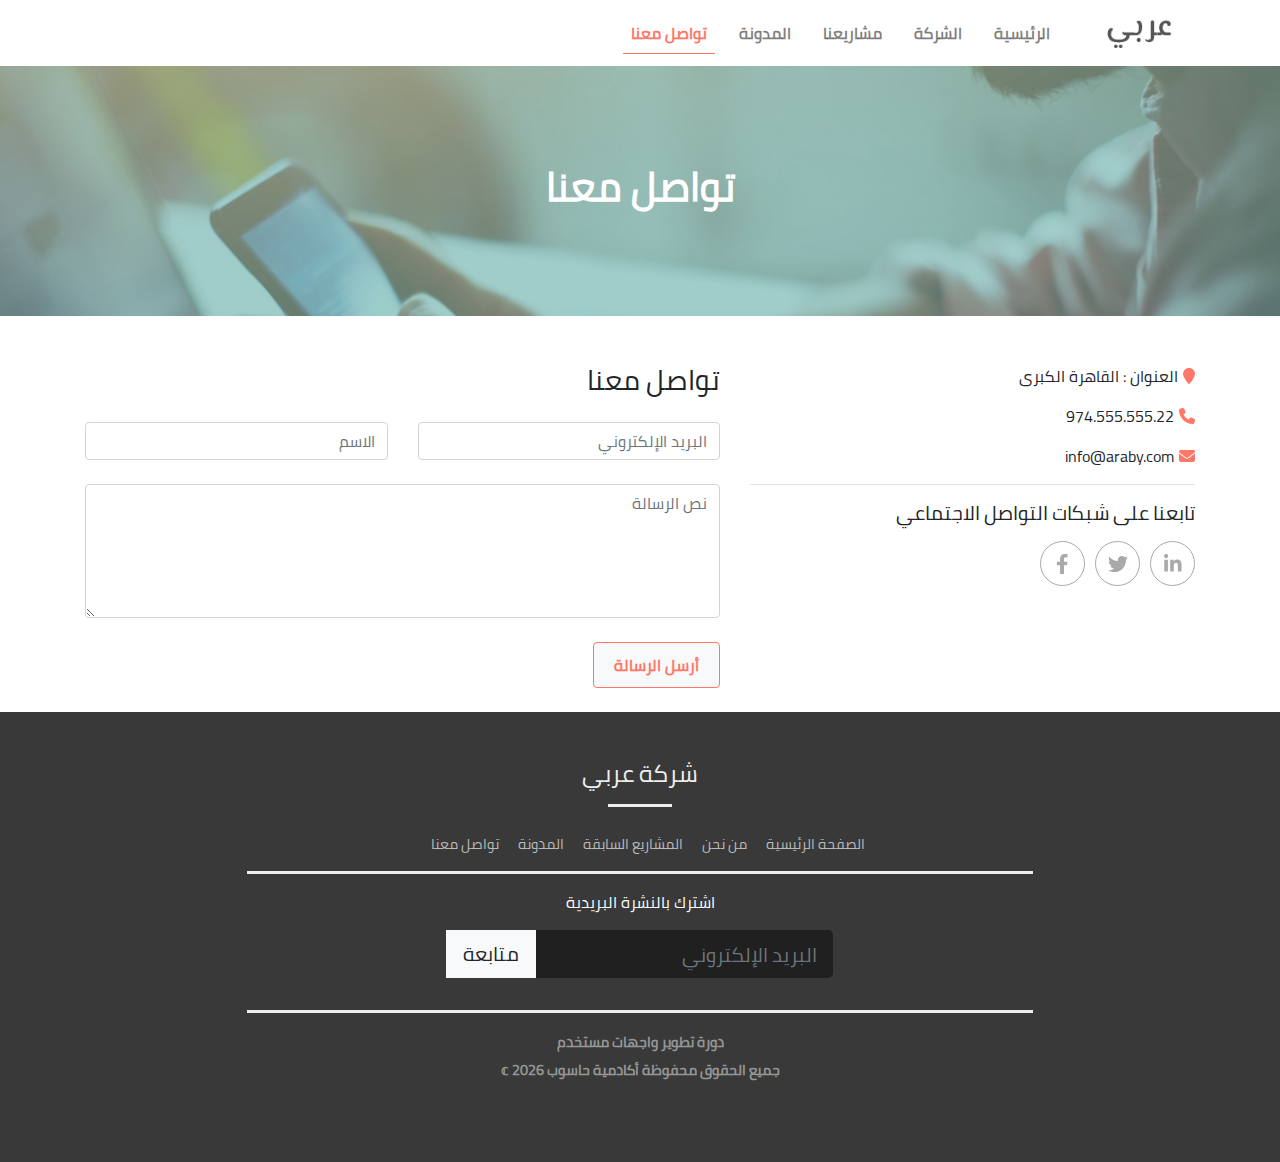
<file: contact.html>
<!doctype html><html lang="en"><head><meta charset="UTF-8"><meta http-equiv="X-UA-Compatible" content="IE=edge"><meta name="viewport" content="width=device-width,initial-scale=1"><title>شركة العربي | تواصل معنا</title><script defer="defer" src="./js/bundle.js"></script><link href="./main.css" rel="stylesheet"></head><body><div class="container-fluid"><section class="top-menu"><div class="row"><nav class="navbar navbar-expand-lg navbar-light bg-light w-100"><button class="navbar-toggler" type="button" data-toggle="collapse" data-target="#navbarSupportedContent" aria-controls="navbarSupportedContent" aria-expanded="false" aria-label="Toggle navigation"><span class="navbar-toggler-icon"></span></button> <a href="index.html" class="navbar-brand p-0"><img src="./images/logo.png" alt="شركة عربي"></a><div class="collapse navbar-collapse" id="navbarSupportedContent"><ul class="navbar-nav ml-auto"><li class="nav-item p-2"><a class="nav-link" href="/index.html">الرئيسية</a></li><li class="nav-item p-2"><a class="nav-link" href="/about.html">الشركة</a></li><li class="nav-item p-2"><a class="nav-link" href="/projects.html">مشاريعنا</a></li><li class="nav-item p-2"><a class="nav-link" href="/blog.html">المدونة</a></li><li class="nav-item p-2"><a class="nav-link" href="/contact.html">تواصل معنا</a></li></ul></div></nav></div></section><section class="banner banner-contact"><div class="row"><div class="col-12"><div id="banner-img"><div class="overlay"><h1 class="title1">تواصل معنا</h1></div></div></div></div></section><section class="contact-us mt-5 mb-4"><div class="container"><div class="row"><div class="col-12 col-md-5"><div id="contact-info"><p><i class="fa fa-map-marker"></i>العنوان : القاهرة الكبرى</p><p><i class="fa fa-phone"></i>974.555.555.22</p><p><i class="fa fa-envelope"></i>info@araby.com</p></div><hr><h5 class="mb-3">تابعنا على شبكات التواصل الاجتماعي</h5><a class="linkedin-social one-social float-right rounded-circle" href="#"><i class="fab fa-linkedin-in fa-lg"></i></a> <a class="twitter-social one-social float-right rounded-circle" href="#"><i class="fab fa-twitter fa-lg"></i></a> <a class="facebook-social one-social float-right rounded-circle" href="#"><i class="fab fa-facebook-f fa-lg"></i></a></div><div class="col-12 col-md-7"><h3 class="contact-header">تواصل معنا</h3><form><div class="row mt-4"><div class="col"><input type="email" class="form-control" placeholder="البريد الإلكتروني"></div><div class="col"><input class="form-control" placeholder="الاسم"></div></div><div class="row"><div class="col"><textarea name="massage" required placeholder="نص الرسالة" id="" cols="30" rows="5" class="form-control mt-4"></textarea></div></div><button class="btn btn-light custom-btn mt-4">أرسل الرسالة</button></form></div></div></div></section><footer><div class="row"><div class="col-12 text-center"><h2 class="mt-5">شركة عربي</h2><hr class="line1"></div><div id="footer-nav-links" class="col-12 text-center mt-2"><a href=".">الصفحة الرئيسية</a> <a href="about.html">من نحن</a> <a href="projects.html">المشاريع السابقة</a> <a href="blog.html">المدونة</a> <a href="contact.html">تواصل معنا</a></div><hr class="line2"><div class="col-12 text-center"><label class="custom-heading text-white mb-3">اشترك بالنشرة البريدية</label><form class="form form-inline justify-content-center"><div class="input-group input-group-lg mb-3"><input class="form-control" placeholder="البريد الإلكتروني" aria-label="Example text with button addon" aria-describedby="button-addon1"><div class="input-group-prepend"><button class="btn btn-light" type="button" id="button-addon1">متابعة</button></div></div></form></div><hr class="line2"><div class="col-12 text-center"><a class="copyright-link copyright" href="">دورة تطوير واجهات مستخدم</a><h5 class="copyright mt-2">جميع الحقوق محفوظة أكادمية حاسوب <span id="date"></span> &copf;</h5></div></div></footer></div></body></html>
</file>
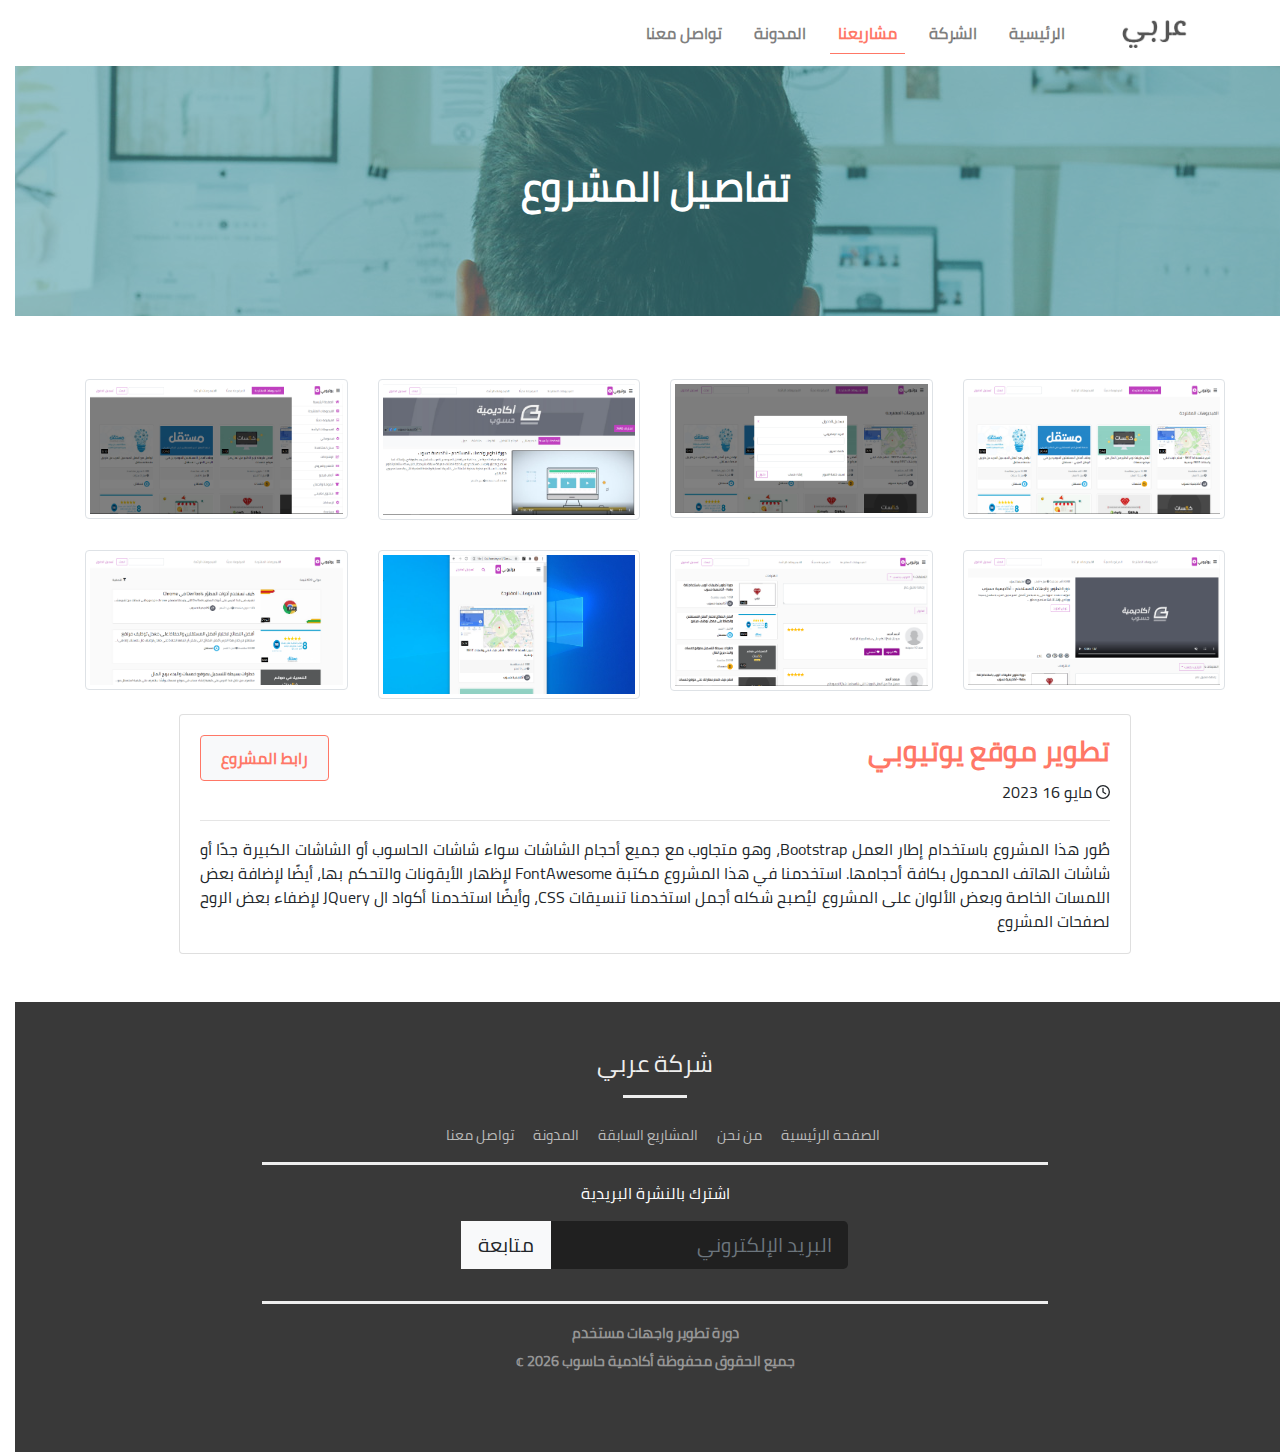
<file: project-details.html>
<!doctype html><html lang="en"><head><meta charset="UTF-8"><meta http-equiv="X-UA-Compatible" content="IE=edge"><meta name="viewport" content="width=device-width,initial-scale=1"><title>شركة العربي | مشاريعنا</title><script defer="defer" src="./js/bundle.js"></script><link href="./main.css" rel="stylesheet"></head><body><div class="container-fluid"><section class="top-menu"><div class="row"><nav class="navbar navbar-expand-lg navbar-light bg-light w-100"><button class="navbar-toggler" type="button" data-toggle="collapse" data-target="#navbarSupportedContent" aria-controls="navbarSupportedContent" aria-expanded="false" aria-label="Toggle navigation"><span class="navbar-toggler-icon"></span></button> <a href="/index.html" class="navbar-brand p-0"><img src="./images/logo.png" alt="شركة عربي"></a><div class="collapse navbar-collapse" id="navbarSupportedContent"><ul class="navbar-nav ml-auto"><li class="nav-item p-2"><a class="nav-link" href="/index.html">الرئيسية</a></li><li class="nav-item p-2"><a class="nav-link" href="/about.html">الشركة</a></li><li class="nav-item p-2"><a class="nav-link" href="/projects.html">مشاريعنا</a></li><li class="nav-item p-2"><a class="nav-link" href="/blog.html">المدونة</a></li><li class="nav-item p-2"><a class="nav-link" href="/contact.html">تواصل معنا</a></li></ul></div></nav></div></section><section class="banner"><div class="row"><div class="col-12"><div id="banner-img"><div class="overlay"><h1 class="title1">تفاصيل المشروع</h1></div></div></div></div></section><section class="project-details my-5"><div class="container"><div class="row"><div class="row"><div class="col-lg-3 col-md-4 col-xs-6 thumb"><a class="thumbnail" href="#" data-image-id="" data-toggle="modal" data-title="" data-image="images/main-page.png" data-target="#image-gallery"><img class="img-thumbnail" src="./images/main-page.png" alt="Another alt text"></a></div><div class="col-lg-3 col-md-4 col-xs-6 thumb"><a class="thumbnail" href="#" data-image-id="" data-toggle="modal" data-title="" data-image="images/modal.png" data-target="#image-gallery"><img class="img-thumbnail" src="./images/modal.png" alt="Another alt text"></a></div><div class="col-lg-3 col-md-4 col-xs-6 thumb"><a class="thumbnail" href="#" data-image-id="" data-toggle="modal" data-title="" data-image="images/channel-page1.png" data-target="#image-gallery"><img class="img-thumbnail" src="./images/channel-page1.png" alt="Another alt text"></a></div><div class="col-lg-3 col-md-4 col-xs-6 thumb"><a class="thumbnail" href="#" data-image-id="" data-toggle="modal" data-title="Test1" data-image="images/sidebar.png" data-target="#image-gallery"><img class="img-thumbnail" src="./images/sidebar.png" alt="Another alt text"></a></div><div class="col-lg-3 col-md-4 col-xs-6 thumb"><a class="thumbnail" href="#" data-image-id="" data-toggle="modal" data-title="Im so nice" data-image="images/watch-page.png" data-target="#image-gallery"><img class="img-thumbnail" src="./images/watch-page.png" alt="Another alt text"></a></div><div class="col-lg-3 col-md-4 col-xs-6 thumb"><a class="thumbnail" href="#" data-image-id="" data-toggle="modal" data-title="Im so nice" data-image="images/watch-page1.png" data-target="#image-gallery"><img class="img-thumbnail" src="./images/watch-page1.png" alt="Another alt text"></a></div><div class="col-lg-3 col-md-4 col-xs-6 thumb"><a class="thumbnail" href="#" data-image-id="" data-toggle="modal" data-title="Im so nice" data-image="images/responsive.png" data-target="#image-gallery"><img class="img-thumbnail" src="./images/responsive.png" alt="Another alt text"></a></div><div class="col-lg-3 col-md-4 col-xs-6 thumb"><a class="thumbnail" href="#" data-image-id="" data-toggle="modal" data-title="Im so nice" data-image="images/search-page.png" data-target="#image-gallery"><img class="img-thumbnail" src="./images/search-page.png" alt="Another alt text"></a></div></div></div><div class="modal fade" id="image-gallery" tabindex="-1" role="dialog" aria-labelledby="myModalLabel" aria-hidden="true"><div class="modal-dialog modal-lg"><div class="modal-content"><div class="modal-header"><h4 class="modal-title" id="image-gallery-title"></h4><button type="button" class="close" data-dismiss="modal"><span aria-hidden="true">×</span><span class="sr-only">Close</span></button></div><div class="modal-body"><img id="image-gallery-image" class="img-responsive col-md-12"></div><div class="modal-footer"><button type="button" class="btn btn-secondary float-left" id="show-previous-image"><i class="fa fa-arrow-left"></i></button> <button type="button" id="show-next-image" class="btn btn-secondary float-right"><i class="fa fa-arrow-right"></i></button></div></div></div></div></div><div class="row justify-content-center"><div class="col-md-9 col-12"><div class="card"><div class="card-body"><a href="https://getbootstrap.com/" class="btn btn-light custom-btn float-left">رابط المشروع</a><h3 class="card-title">تطوير موقع يوتيوبي</h3><span><i class="far fa-clock fa-sm"></i> مايو 16 2023</span><hr><p class="card-text text-justify">طُور هذا المشروع باستخدام إطار العمل Bootstrap، وهو متجاوب مع جميع أحجام الشاشات سواء شاشات الحاسوب أو الشاشات الكبيرة جدًا أو شاشات الهاتف المحمول بكافة أحجامها. استخدمنا في هذا المشروع مكتبة FontAwesome لإظهار الأيقونات والتحكم بها، أيضًا لإضافة بعض اللمسات الخاصة وبعض الألوان على المشروع ليُصبح شكله أجمل استخدمنا تنسيقات CSS، وأيضًا استخدمنا أكواد ال JQuery لإضفاء بعض الروح لصفحات المشروع</p></div></div></div></div></section></div><footer><div class="row"><div class="col-12 text-center"><h2 class="mt-5">شركة عربي</h2><hr class="line1"></div><div id="footer-nav-links" class="col-12 text-center mt-2"><a href=".">الصفحة الرئيسية</a> <a href="/about.html">من نحن</a> <a href="/projects.html">المشاريع السابقة</a> <a href="/blog.html">المدونة</a> <a href="/contact.html">تواصل معنا</a></div><hr class="line2"><div class="col-12 text-center"><label class="custom-heading text-white mb-3">اشترك بالنشرة البريدية</label><form class="form form-inline justify-content-center"><div class="input-group input-group-lg mb-3"><input class="form-control" placeholder="البريد الإلكتروني" aria-label="Example text with button addon" aria-describedby="button-addon1"><div class="input-group-prepend"><button class="btn btn-light" type="button" id="button-addon1">متابعة</button></div></div></form></div><hr class="line2"><div class="col-12 text-center"><a class="copyright-link copyright" href="">دورة تطوير واجهات مستخدم</a><h5 class="copyright mt-2">جميع الحقوق محفوظة أكادمية حاسوب <span id="date"></span> &copf;</h5></div></div></footer></body></html>
</file>
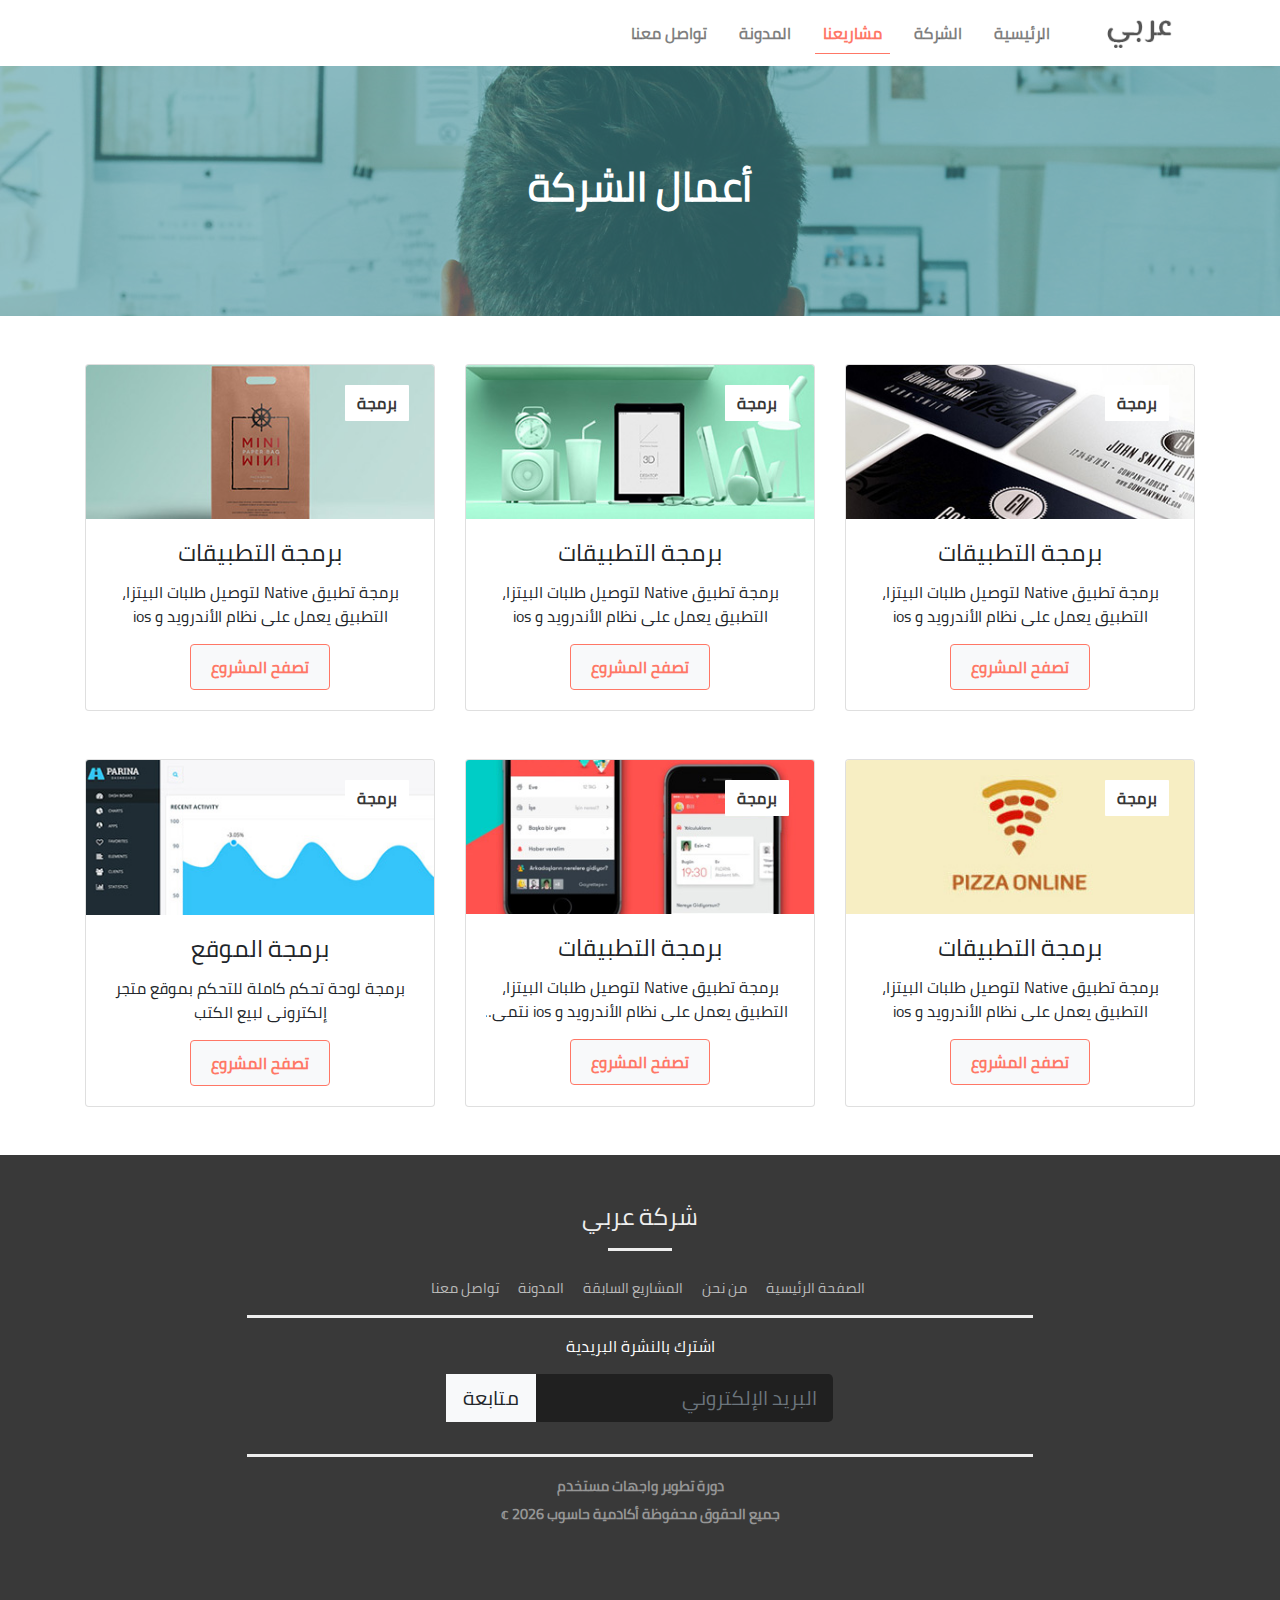
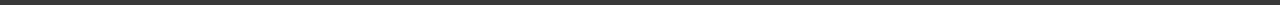
<file: projects.html>
<!doctype html><html lang="en"><head><meta charset="UTF-8"><meta http-equiv="X-UA-Compatible" content="IE=edge"><meta name="viewport" content="width=device-width,initial-scale=1"><title>شركة العربي | مشاريعنا</title><script defer="defer" src="./js/bundle.js"></script><link href="./main.css" rel="stylesheet"></head><body><div class="container-fluid"><section class="top-menu"><div class="row"><nav class="navbar navbar-expand-lg navbar-light bg-light w-100"><button class="navbar-toggler" type="button" data-toggle="collapse" data-target="#navbarSupportedContent" aria-controls="navbarSupportedContent" aria-expanded="false" aria-label="Toggle navigation"><span class="navbar-toggler-icon"></span></button> <a href="index.html" class="navbar-brand p-0"><img src="./images/logo.png" alt="شركة عربي"></a><div class="collapse navbar-collapse" id="navbarSupportedContent"><ul class="navbar-nav ml-auto"><li class="nav-item p-2"><a class="nav-link" href="/index.html">الرئيسية</a></li><li class="nav-item p-2"><a class="nav-link" href="/about.html">الشركة</a></li><li class="nav-item p-2"><a class="nav-link" href="/projects.html">مشاريعنا</a></li><li class="nav-item p-2"><a class="nav-link" href="/blog.html">المدونة</a></li><li class="nav-item p-2"><a class="nav-link" href="/contact.html">تواصل معنا</a></li></ul></div></nav></div></section><section class="banner"><div class="row"><div class="col-12"><div id="banner-img"><div class="overlay"><h1 class="title1">أعمال الشركة</h1></div></div></div></div></section><section class="our-works mt-5"><div class="container"><div class="row"><div class="col-md-6 col-lg-4 d-flex justify-content-center"><div class="card mb-5" style="width:23rem"><a href="#" class="btn btn-light custom-btn-2">برمجة</a> <img src="./images/our-works-1.jpg" class="card-img-top" alt="erorr"><div class="card-body text-center"><h4 class="card-title">برمجة التطبيقات</h4><p class="card-text project-details">برمجة تطبيق Native لتوصيل طلبات البيتزا، التطبيق يعمل على نظام الأندرويد و ios</p><a href="project-details.html" class="btn btn-light custom-btn">تصفح المشروع</a></div></div></div><div class="col-md-6 col-lg-4 d-flex justify-content-center"><div class="card mb-5" style="width:23rem"><a href="#" class="btn btn-light custom-btn-2">برمجة</a> <img src="./images/our-works-2.jpg" class="card-img-top" alt="erorr"><div class="card-body text-center"><h4 class="card-title">برمجة التطبيقات</h4><p class="card-text project-details">برمجة تطبيق Native لتوصيل طلبات البيتزا، التطبيق يعمل على نظام الأندرويد و ios</p><a href="project-details.html" class="btn btn-light custom-btn">تصفح المشروع</a></div></div></div><div class="col-md-6 col-lg-4 d-flex justify-content-center"><div class="card mb-5" style="width:23rem"><a href="#" class="btn btn-light custom-btn-2">برمجة</a> <img src="./images/our-works-3.jpg" class="card-img-top" alt="erorr"><div class="card-body text-center"><h4 class="card-title">برمجة التطبيقات</h4><p class="card-text project-details">برمجة تطبيق Native لتوصيل طلبات البيتزا، التطبيق يعمل على نظام الأندرويد و ios</p><a href="project-details.html" class="btn btn-light custom-btn">تصفح المشروع</a></div></div></div><div class="col-md-6 col-lg-4 d-flex justify-content-center"><div class="card mb-5" style="width:23rem"><a href="#" class="btn btn-light custom-btn-2">برمجة</a> <img src="./images/our-works-4.jpg" class="card-img-top" alt="erorr"><div class="card-body text-center"><h4 class="card-title">برمجة التطبيقات</h4><p class="card-text project-details">برمجة تطبيق Native لتوصيل طلبات البيتزا، التطبيق يعمل على نظام الأندرويد و ios</p><a href="project-details.html" class="btn btn-light custom-btn">تصفح المشروع</a></div></div></div><div class="col-md-6 col-lg-4 d-flex justify-content-center"><div class="card mb-5" style="width:23rem"><a href="#" class="btn btn-light custom-btn-2">برمجة</a> <img src="./images/our-works-5.jpg" class="card-img-top" alt="erorr"><div class="card-body text-center"><h4 class="card-title">برمجة التطبيقات</h4><p class="card-text project-details">برمجة تطبيق Native لتوصيل طلبات البيتزا، التطبيق يعمل على نظام الأندرويد و ios نتمى منكم الدعم طيب والتقدير المحترم</p><a href="project-details.html" class="btn btn-light custom-btn">تصفح المشروع</a></div></div></div><div class="col-md-6 col-lg-4 d-flex justify-content-center"><div class="card mb-5" style="width:23rem"><a href="#" class="btn btn-light custom-btn-2">برمجة</a> <img src="./images/our-works-6.jpg" class="card-img-top" alt="erorr"><div class="card-body text-center"><h4 class="card-title">برمجة الموقع</h4><p class="card-text project-details">برمجة لوحة تحكم كاملة للتحكم بموقع متجر إلكتروني لبيع الكتب</p><a href="project-details.html" class="btn btn-light custom-btn">تصفح المشروع</a></div></div></div></div></div></section><footer><div class="row"><div class="col-12 text-center"><h2 class="mt-5">شركة عربي</h2><hr class="line1"></div><div id="footer-nav-links" class="col-12 text-center mt-2"><a href=".">الصفحة الرئيسية</a> <a href="/about.html">من نحن</a> <a href="/projects.html">المشاريع السابقة</a> <a href="/blog.html">المدونة</a> <a href="/contact.html">تواصل معنا</a></div><hr class="line2"><div class="col-12 text-center"><label class="custom-heading text-white mb-3">اشترك بالنشرة البريدية</label><form class="form form-inline justify-content-center"><div class="input-group input-group-lg mb-3"><input class="form-control" placeholder="البريد الإلكتروني" aria-label="Example text with button addon" aria-describedby="button-addon1"><div class="input-group-prepend"><button class="btn btn-light" type="button" id="button-addon1">متابعة</button></div></div></form></div><hr class="line2"><div class="col-12 text-center"><a class="copyright-link copyright" href="">دورة تطوير واجهات مستخدم</a><h5 class="copyright mt-2">جميع الحقوق محفوظة أكادمية حاسوب <span id="date"></span> &copf;</h5></div></div></footer></div></body></html>
</file>
